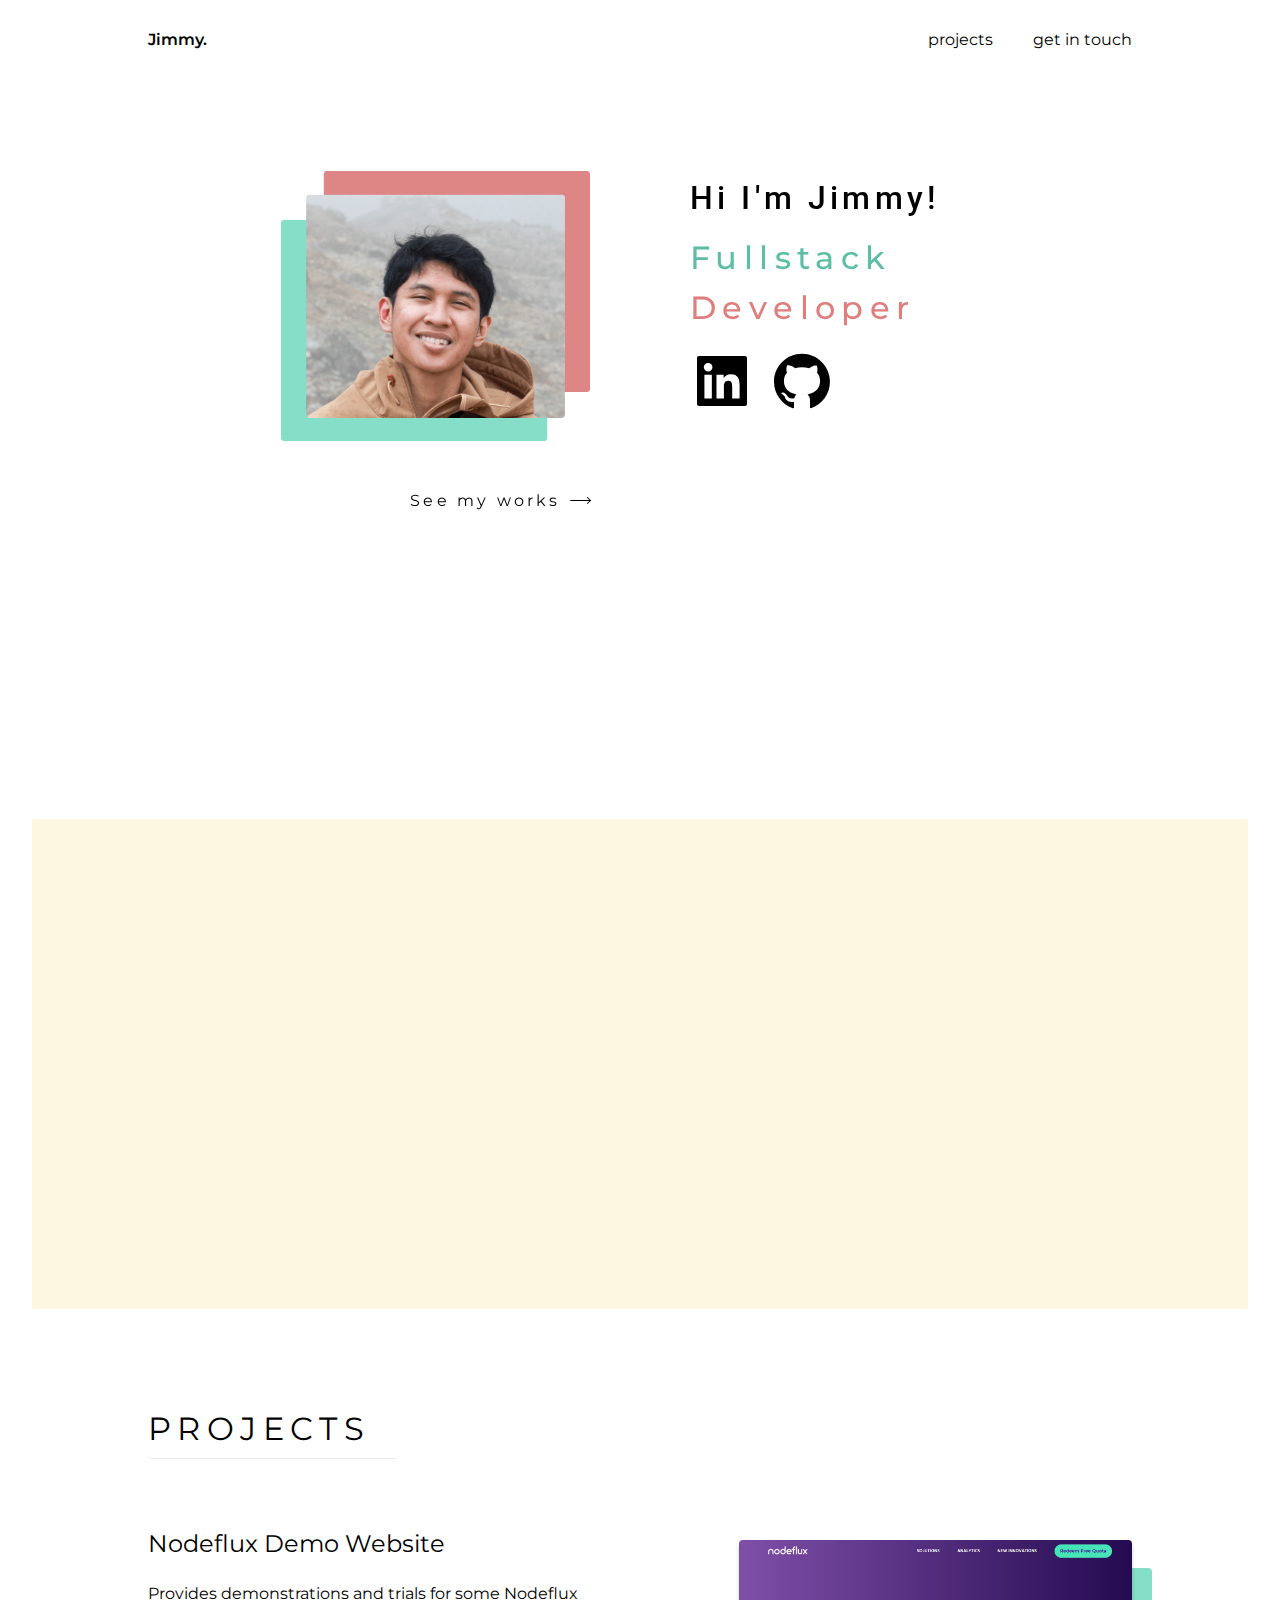
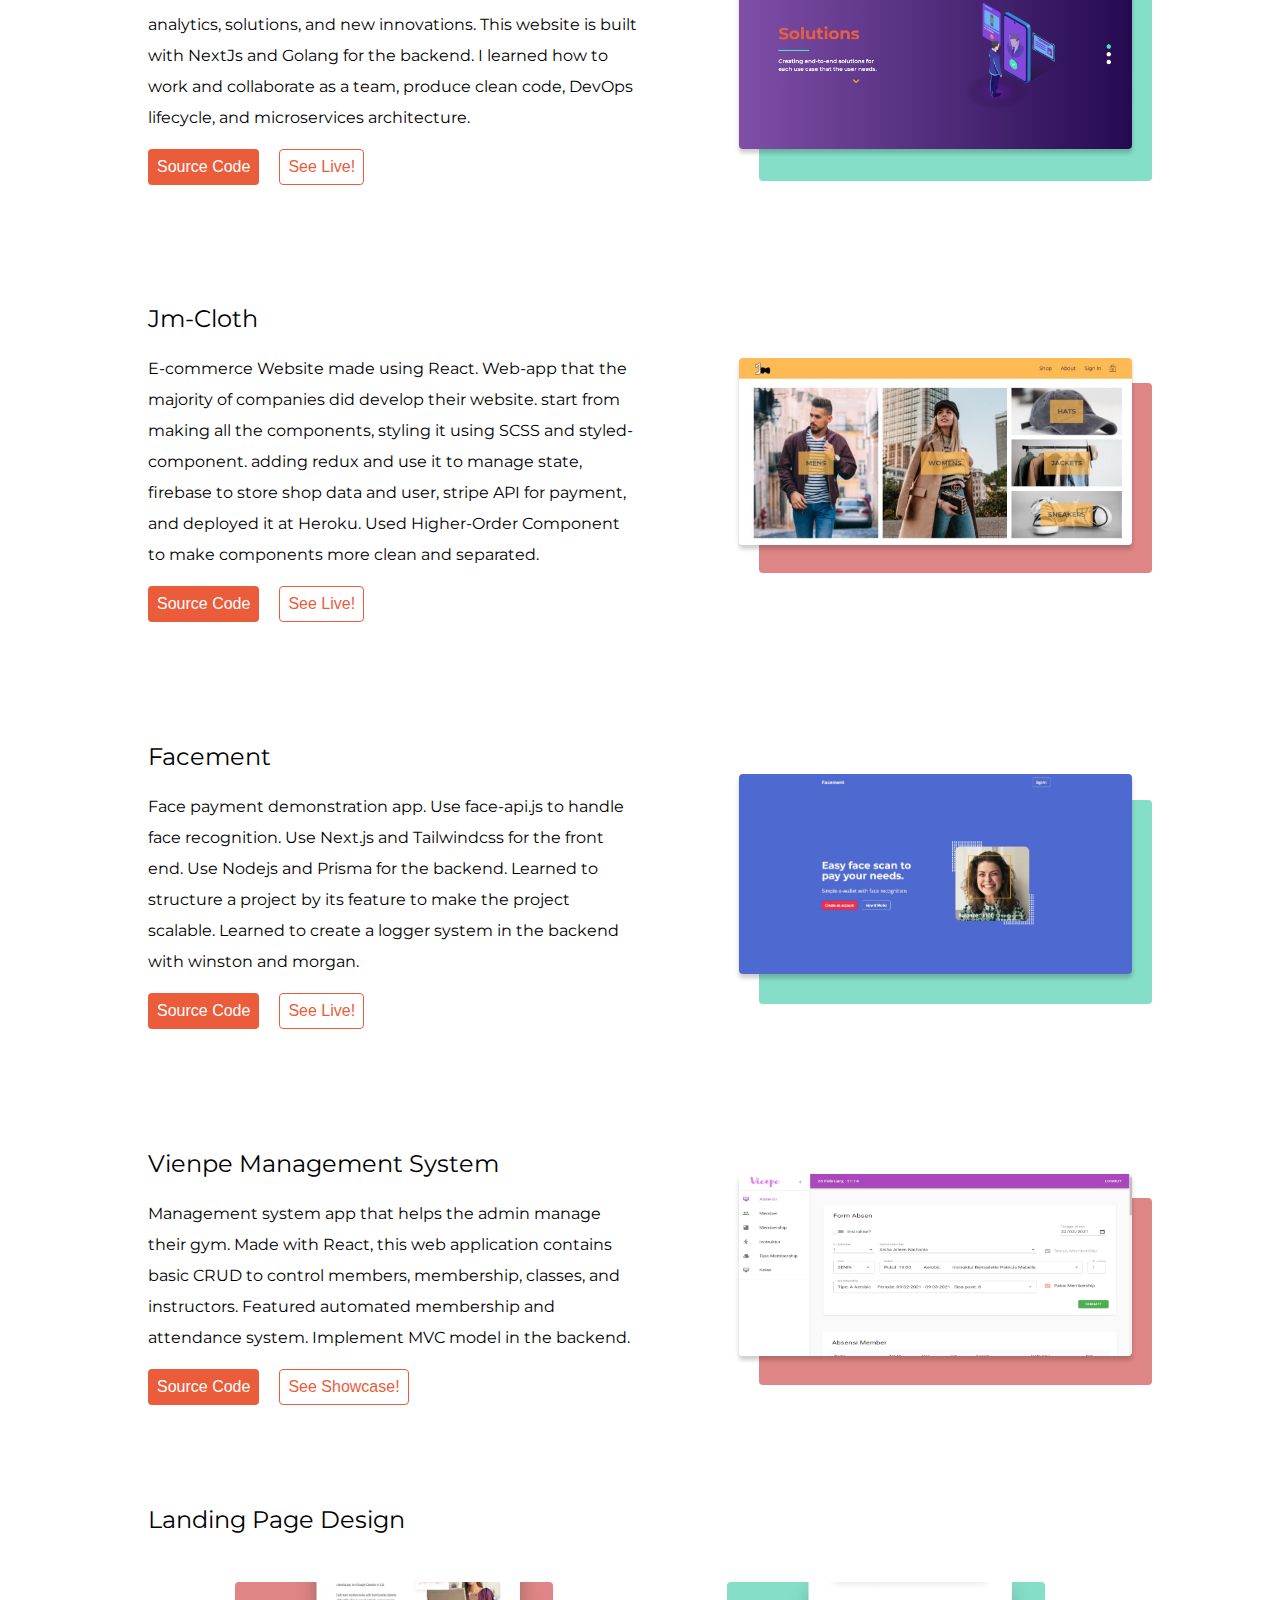
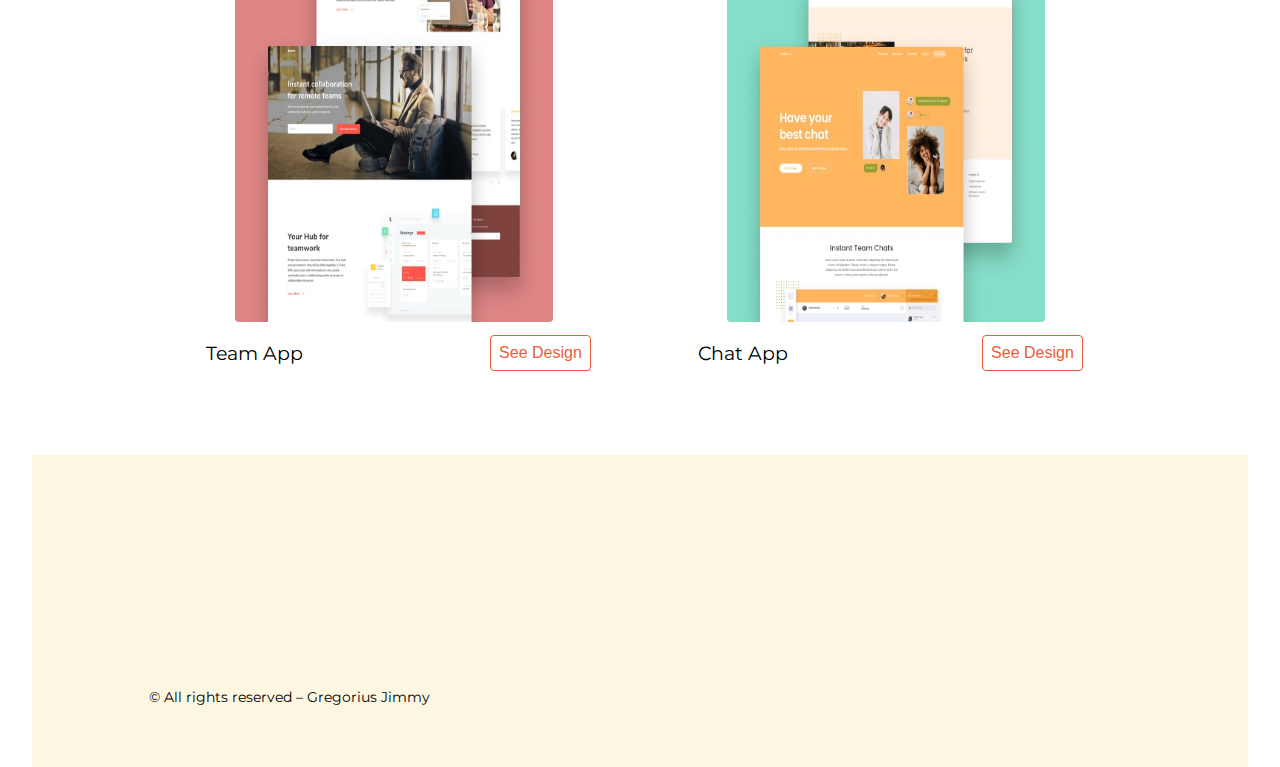
<file: index.html>
<!DOCTYPE html>
<html lang="en">
  <head>
    <meta charset="UTF-8" />
    <meta name="viewport" content="width=device-width, initial-scale=1.0" />
    <link
      rel="icon"
      href="assets/jimmy-fav.png"
      type="image/png"
      sizes="32x32"
    />
    <meta
      name="keywords"
      content="Jimmy, portfolio, web design, web developer"
    />
    <meta
      name="description"
      content="I design and build beautiful websites for businesses around the globe. If you need a modern and powerful website, send me an email."
    />
    <meta name="og:title" property="og:title" content="Jimmy - Portfolio" />
    <meta
      property="og:description"
      content="I design and build beautiful websites for businesses around the globe. If you need a modern and powerful website, send me an email."
    />
    <meta property="og:image" content="https://i.ibb.co/pK0YCNk/jimmy.jpg" />
    <link href="https://unpkg.com/aos@2.3.1/dist/aos.css" rel="stylesheet" />
    <link rel="stylesheet" href="css/main.css" />
    <title>Jimmy - Portfolio</title>
  </head>
  <body>
    <nav>
      <div class="container-nav">
        <div class="nav-brand">
          <a href="/index.html">Jimmy.</a>
        </div>
        <ul class="nav-links">
          <li class="nav-item">
            <a href="#contactme">get in touch</a>
          </li>
          <li class="nav-item">
            <a href="#projects">projects</a>
          </li>
        </ul>
      </div>
    </nav>
    <section class="hero-section">
      <div class="container">
        <div class="hero">
          <div class="profil-pic" data-aos="fade-right">
            <img src="assets/profil-pic.png" alt="profil-picture" />
          </div>
          <div class="hero-content">
            <h1
              class="intro"
              data-aos="fade-up"
              data-aos-anchor=".profil-pic"
              data-aos-delay="300"
            >
              Hi I'm Jimmy!
            </h1>
            <h1
              class="title"
              data-aos="fade-up"
              data-aos-anchor=".intro"
              data-aos-delay="600"
            >
              <span class="developer-title">Fullstack </span><br /><span
                class="designer-title"
                >Developer</span
              >
            </h1>
            <ul
              class="contact-list"
              data-aos="fade-up"
              data-aos-anchor=".title"
              data-aos-delay="900"
            >
              <li>
                <a
                  rel="noopener"
                  target="_blank"
                  href="https://www.linkedin.com/in/gregoriusjimmy/"
                >
                  <img src="assets/linkedin.svg" alt="linkedin" />
                </a>
              </li>
              <li>
                <a
                  rel="noopener"
                  target="_blank"
                  href="https://github.com/gregoriusjimmy"
                >
                  <img src="assets/github.svg" alt="github" />
                </a>
              </li>
            </ul>
          </div>
        </div>
        <div
          class="see-my-works"
          data-aos="fade-right"
          data-aos-anchor=".contact-list"
          data-aos-delay="1200"
          data-aos-duration="2000"
          data-aos-easing="ease"
        >
          <a href="#projects"
            >See my works <img src="assets/arrow-right.svg" alt="arrow"
          /></a>
        </div>
      </div>
    </section>
    <section>
      <div class="bg-cream">
        <div class="container-clip">
          <div class="what-i-do">
            <h1 class="section-title" id="what-i-do" data-aos="fade-up">
              WHAT I DO
            </h1>
            <div class="what-i-do-content">
              <div
                class="front-end"
                data-aos="fade-up"
                data-aos-anchor="#what-i-do"
                data-aos-delay="300"
              >
                <h3>FRONT-END</h3>
                <p class="title-desc">
                  As a front-end i build web app and mobile app. I also design
                  beautiful website start from wireframing then designing.
                </p>
                <ul class="tags green">
                  <li>React</li>
                  <li>React Native</li>
                  <li>Redux</li>
                  <li>Next.js</li>
                  <li>HTML 5</li>
                  <li>CSS</li>
                  <li>SCSS</li>
                  <li>Tailwindcss</li>
                  <li>Javascript</li>
                  <li>Typescript</li>
                  <li>MaetrialUI</li>
                  <li>Jest</li>
                  <li>Figma</li>
                </ul>
              </div>
              <div
                class="back-end"
                data-aos="fade-up"
                data-aos-anchor=".front-end"
                data-aos-delay="600"
              >
                <h3>BACK-END</h3>
                <p class="title-desc">
                  As a back-end I implement RESTful API to website and connect
                  it with front-end. I also Integrate it with databases.
                </p>
                <ul class="tags pink">
                  <li>NodeJs</li>
                  <li>Express.js</li>
                  <li>PostgreSQL</li>
                  <li>Prisma</li>
                  <li>Firebase</li>
                </ul>
              </div>
            </div>
          </div>
        </div>
      </div>
    </section>
    <section id="projects">
      <div class="container">
        <div class="projects">
          <h1 class="section-title underline" style="margin-bottom: 50px">
            PROJECTS
          </h1>
          <div class="project">
            <div class="project-content">
              <h2 class="project-name">Nodeflux Demo Website</h2>
              <p>
                Provides demonstrations and trials for some Nodeflux analytics,
                solutions, and new innovations. This website is built with
                NextJs and Golang for the backend. I learned how to work and
                collaborate as a team, produce clean code, DevOps lifecycle, and
                microservices architecture.
              </p>
              <div class="project-buttons">
                <a
                  rel="noopener"
                  target="_blank"
                  href="https://github.com/nodefluxio/weber"
                  ><button class="primary-btn">Source Code</button>
                </a>
                <a
                  rel="noopener"
                  target="_blank"
                  href="https://demo.nodeflux.io/"
                  ><button class="ghost-btn">See Live!</button>
                </a>
              </div>
            </div>
            <div class="project-image">
              <a
                rel="noopener"
                target="_blank"
                href="https://demo.nodeflux.io/"
              >
                <img
                  src="assets/projects/nodeflux-demo.jpg"
                  alt="nodeflux-demo"
                />
                <div class="overlay"><span>See Live!</span></div>
                <div class="back-layer-green"></div>
              </a>
            </div>
          </div>
          <div class="project">
            <div class="project-content">
              <h2 class="project-name">Jm-Cloth</h2>
              <p>
                E-commerce Website made using React. Web-app that the majority
                of companies did develop their website. start from making all
                the components, styling it using SCSS and styled-component.
                adding redux and use it to manage state, firebase to store shop
                data and user, stripe API for payment, and deployed it at
                Heroku. Used Higher-Order Component to make components more
                clean and separated.
              </p>
              <div class="project-buttons">
                <a
                  rel="noopener"
                  target="_blank"
                  href="https://github.com/gregoriusjimmy/jm-cloth"
                  ><button class="primary-btn">Source Code</button>
                </a>
                <a
                  rel="noopener"
                  target="_blank"
                  href="https://jm-cloth.herokuapp.com/"
                  ><button class="ghost-btn">See Live!</button>
                </a>
              </div>
            </div>
            <div class="project-image">
              <a
                rel="noopener"
                target="_blank"
                href="https://jm-cloth.herokuapp.com/"
              >
                <img src="assets/projects/jm-cloth.jpg" alt="jm-cloth" />
                <div class="overlay"><span>See Live!</span></div>
                <div class="back-layer-pink"></div>
              </a>
            </div>
          </div>
          <div class="project">
            <div class="project-content">
              <h2 class="project-name">Facement</h2>
              <p>
                Face payment demonstration app. Use face-api.js to handle face
                recognition. Use Next.js and Tailwindcss for the front end. Use
                Nodejs and Prisma for the backend. Learned to structure a
                project by its feature to make the project scalable. Learned to
                create a logger system in the backend with winston and morgan.
              </p>
              <div class="project-buttons">
                <a
                  rel="noopener"
                  target="_blank"
                  href="https://github.com/gregoriusjimmy/facement"
                  ><button class="primary-btn">Source Code</button>
                </a>
                <a
                  rel="noopener"
                  target="_blank"
                  href="https://facement.vercel.app/"
                  ><button class="ghost-btn">See Live!</button>
                </a>
              </div>
            </div>
            <div class="project-image">
              <a
                rel="noopener"
                target="_blank"
                href="https://facement.vercel.app/"
              >
                <img src="assets/projects/facement.jpg" alt="facement" />
                <div class="overlay"><span>See Live!</span></div>
                <div class="back-layer-green"></div>
              </a>
            </div>
          </div>
          <div class="project">
            <div class="project-content">
              <h2 class="project-name">Vienpe Management System</h2>
              <p>
                Management system app that helps the admin manage their gym.
                Made with React, this web application contains basic CRUD to
                control members, membership, classes, and instructors. Featured
                automated membership and attendance system. Implement MVC model
                in the backend.
              </p>
              <div class="project-buttons">
                <a
                  rel="noopener"
                  target="_blank"
                  href="https://github.com/gregoriusjimmy/vienpe-admin"
                  ><button class="primary-btn">Source Code</button>
                </a>
                <a rel="noopener" target="_blank" href="/project/vienpe.html"
                  ><button class="ghost-btn">See Showcase!</button>
                </a>
              </div>
            </div>
            <div class="project-image">
              <a rel="noopener" target="_blank" href="/project/vienpe.html">
                <img src="assets/projects/vienpe.jpg" alt="vienpe" />
                <div class="overlay"><span>See Showcase</span></div>
                <div class="back-layer-pink"></div>
              </a>
            </div>
          </div>

          <div class="project-design-section">
            <h2 class="project-design-title">Landing Page Design</h2>
            <div class="projects-design">
              <div class="project-design">
                <a href="/project/team-website.html">
                  <img
                    src="assets/projects/team-app-thumbnail.jpg"
                    alt="team-app-thumbnail"
                  />
                  <div class="project-design-overlay">
                    <span>See Design!</span>
                  </div>
                </a>
                <div>
                  <h3>Team App</h3>
                  <a
                    rel="noopener"
                    target="_blank"
                    href="/project/team-website.html"
                    ><button class="ghost-btn">See Design</button>
                  </a>
                </div>
              </div>
              <div class="project-design">
                <a href="/project/chat-app.html">
                  <img
                    src="assets/projects/chat-app-thumbnail.jpg"
                    alt="chat-app-thumbnail"
                  />
                  <div class="project-design-overlay">
                    <span>See Design!</span>
                  </div>
                </a>
                <div>
                  <h3>Chat App</h3>
                  <a
                    rel="noopener"
                    target="_blank"
                    href="/project/chat-app.html"
                    ><button class="ghost-btn">See Design</button>
                  </a>
                </div>
              </div>
            </div>
          </div>
        </div>
      </div>
    </section>
    <section id="contactme" class="contactme-section">
      <div class="bg-cream">
        <div class="container-clip">
          <div class="contactme">
            <div>
              <h1
                class="section-title contactme-title"
                style="margin-bottom: 30px"
                data-aos="fade-up"
              >
                CONTACT ME
              </h1>
            </div>
            <div>
              <p
                class="contactme-text"
                data-aos="fade-up"
                data-aos-anchor=".contactme-title"
                data-aos-delay="300"
              >
                Thanks for visiting my website, if you want to reach me you can
                email me to
                <strong>gregoriusjimmy@gmail.com</strong>. I am also available
                via
                <a
                  rel="noopener"
                  target="_blank"
                  href="https://www.linkedin.com/in/gregoriusjimmy/"
                  >LinkedIn</a
                >
              </p>
            </div>
          </div>
          <p class="copyright">© All rights reserved – Gregorius Jimmy</p>
        </div>
      </div>
    </section>
    <script src="https://unpkg.com/aos@2.3.1/dist/aos.js"></script>
    <script>
      AOS.init({
        once: true,
      });
    </script>
  </body>
</html>
</file>
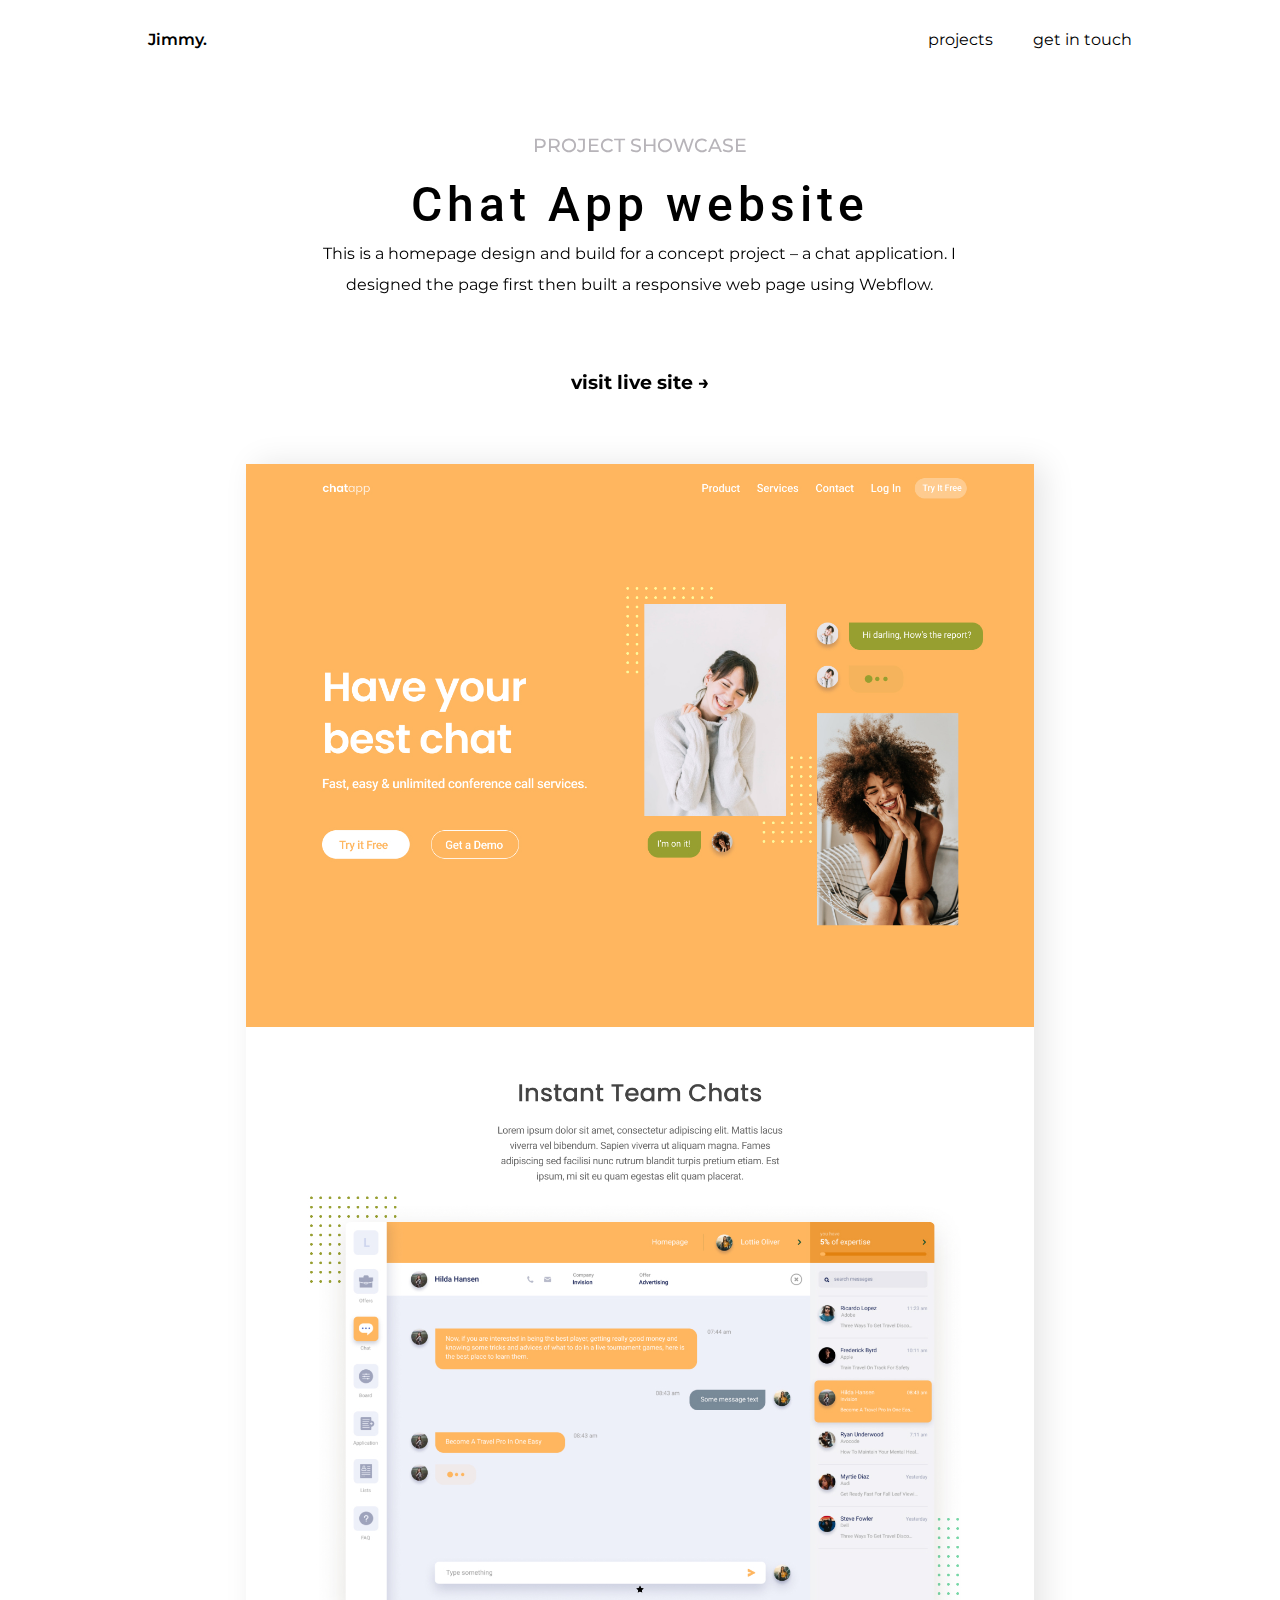
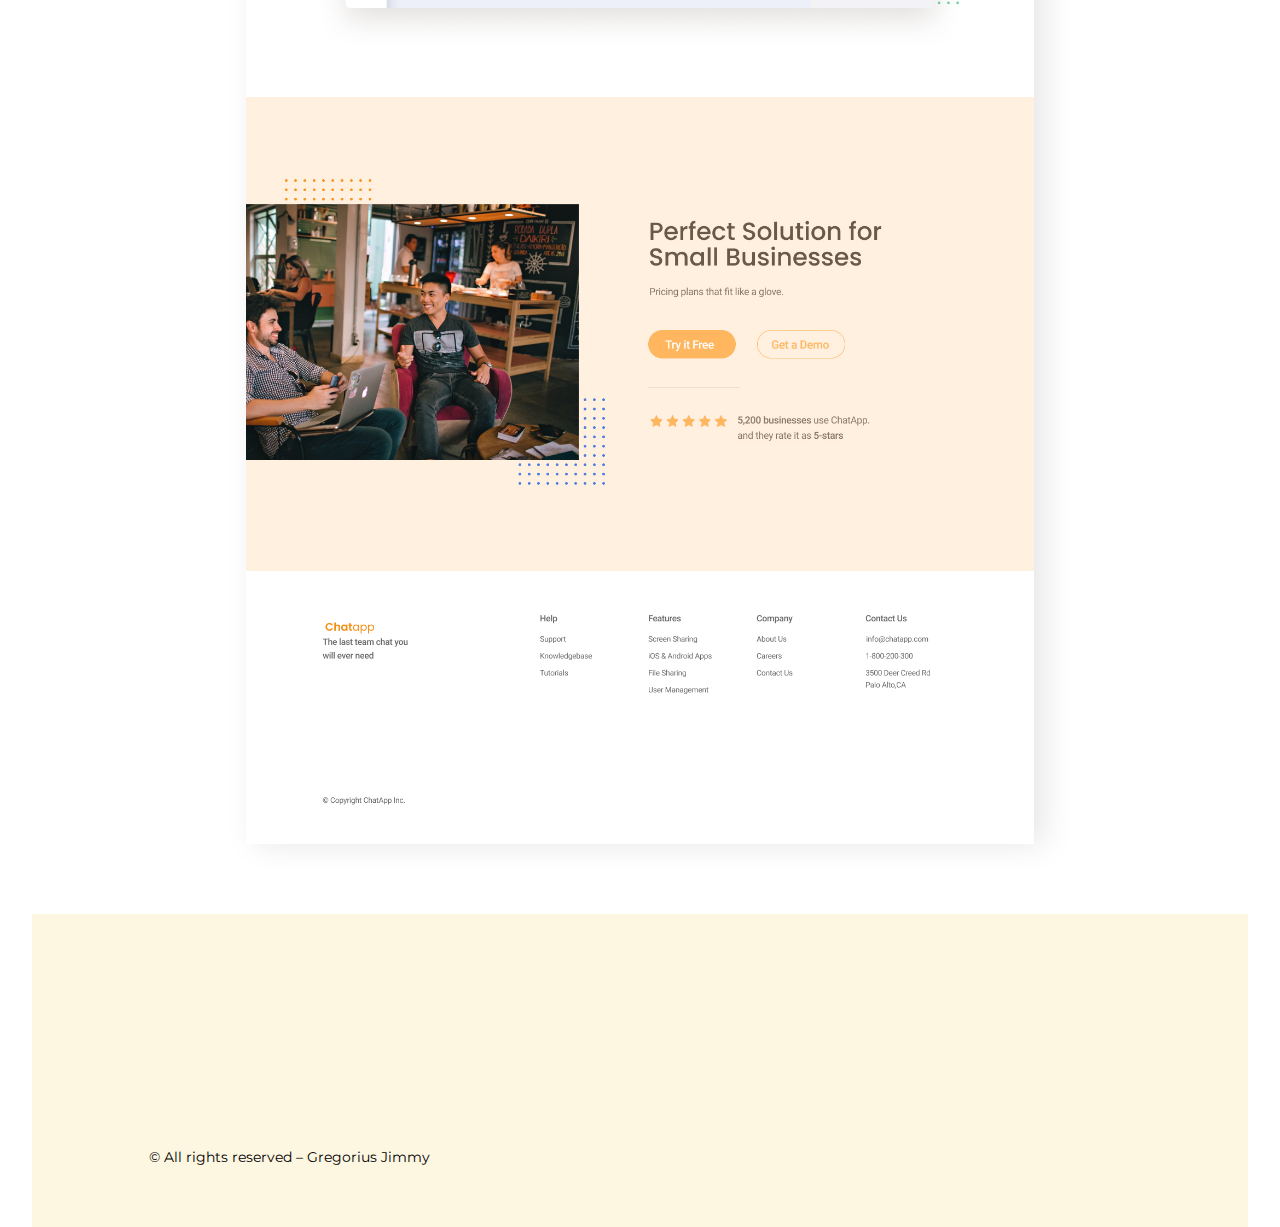
<file: project/chat-app.html>
<!DOCTYPE html>
<html lang="en">
  <head>
    <meta charset="UTF-8" />
    <meta name="viewport" content="width=device-width, initial-scale=1.0" />
    <link
      rel="icon"
      href="../assets/jimmy-fav.png"
      type="image/png"
      sizes="32x32"
    />
    <meta
      name="keywords"
      content="Jimmy, portfolio, web design, web developer"
    />
    <meta
      name="description"
      content="I design and build beautiful websites for businesses around the globe. If you need a modern and powerful website, send me an email."
    />
    <meta name="og:title" property="og:title" content="Jimmy - Portfolio" />
    <meta
      property="og:description"
      content="I design and build beautiful websites for businesses around the globe. If you need a modern and powerful website, send me an email."
    />
    <meta property="og:image" content="https://i.ibb.co/pK0YCNk/jimmy.jpg" />
    <link href="https://unpkg.com/aos@2.3.1/dist/aos.css" rel="stylesheet" />
    <link rel="stylesheet" href="../css/main.css" />
    <title>Jimmy - Chat App</title>
  </head>
  <body>
    <nav>
      <div class="container-nav">
        <div class="nav-brand">
          <a href="../index.html">Jimmy.</a>
        </div>
        <ul class="nav-links">
          <li class="nav-item">
            <a href="#contactme">get in touch</a>
          </li>
          <li class="nav-item">
            <a href="../index.html#projects">projects</a>
          </li>
        </ul>
      </div>
    </nav>
    <section>
      <div class="container">
        <div class="project-showcase" data-aos="fade-up" data-aos-delay="200">
          <h3>PROJECT SHOWCASE</h3>
          <h1 class="name">Chat App website</h1>
          <p>
            This is a homepage design and build for a concept project – a chat
            application. I designed the page first then built a responsive web
            page using Webflow.
          </p>
          <a href="https://chat-app-homepage-51efde.webflow.io/" rel="noopener" target="_blank"
            >visit live site →</a
          >
          <div class="image-container">
            <img src="../assets/projects/chat-app.jpg" alt="chat-app" />
          </div>
        </div>
      </div>
    </section>
  </section>
  <section id="contactme" class="contactme-section">
    <div class="bg-cream">
      <div class="container-clip">
        <div class="contactme">
          <div>
            <h1
              class="section-title contactme-title"
              style="margin-bottom: 30px;"
              data-aos="fade-up"
            >
              CONTACT ME
            </h1>
          </div>
          <div>
            <p
              class="contactme-text"
              data-aos="fade-up"
              data-aos-anchor=".contactme-title"
              data-aos-delay="300"
            >
              Thanks for visiting my website, if you want to reach me you can
              email me to <strong>gregoriusjimmy@gmail.com</strong>. I am also
              available via
              <a
              rel="noopener"
                target="_blank"
                href="https://www.linkedin.com/in/gregoriusjimmy/"
                >LinkedIn</a
              >
            </p>
          </div>
        </div>
        <p class="copyright">© All rights reserved – Gregorius Jimmy</p>
      </div>
    </div>
  </section>
    <script src="https://unpkg.com/aos@2.3.1/dist/aos.js"></script>
    <script>
      AOS.init({
        once: true,
      });
    </script>
  </body>
</html>
</file>
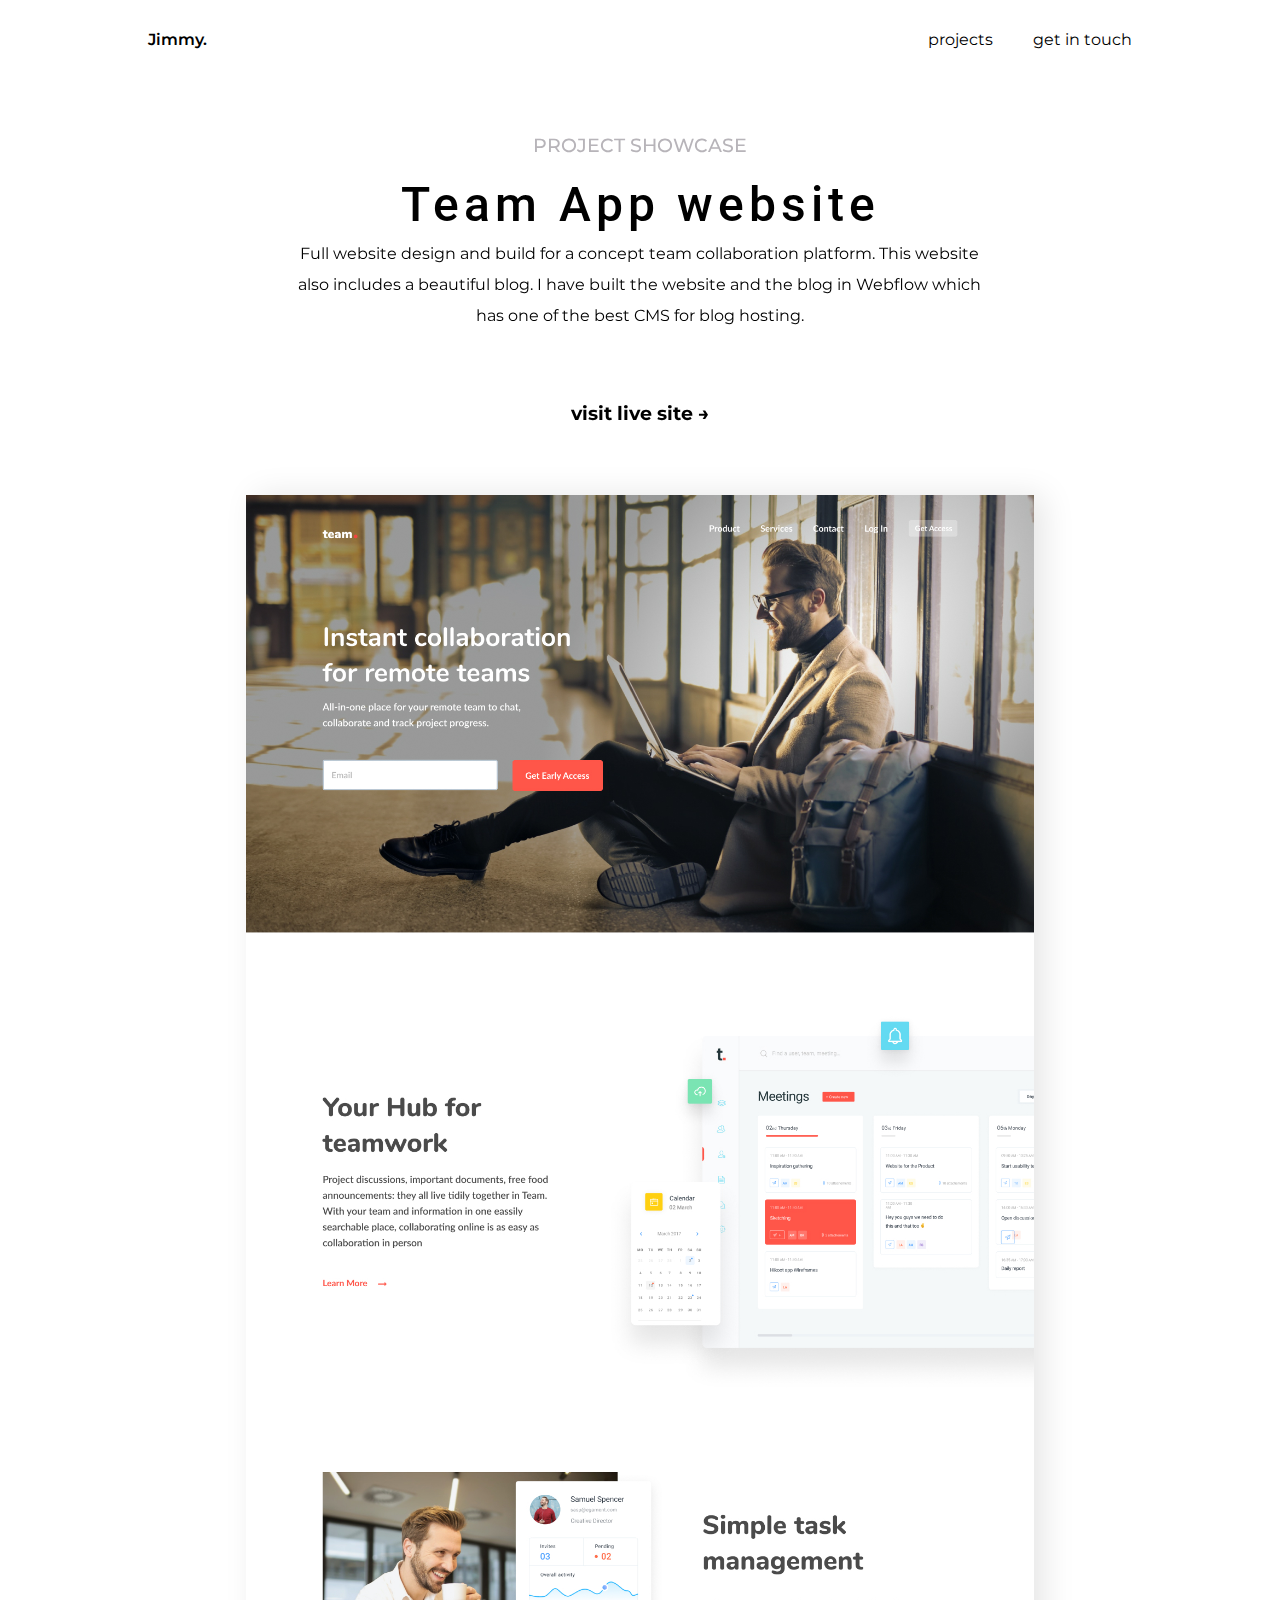
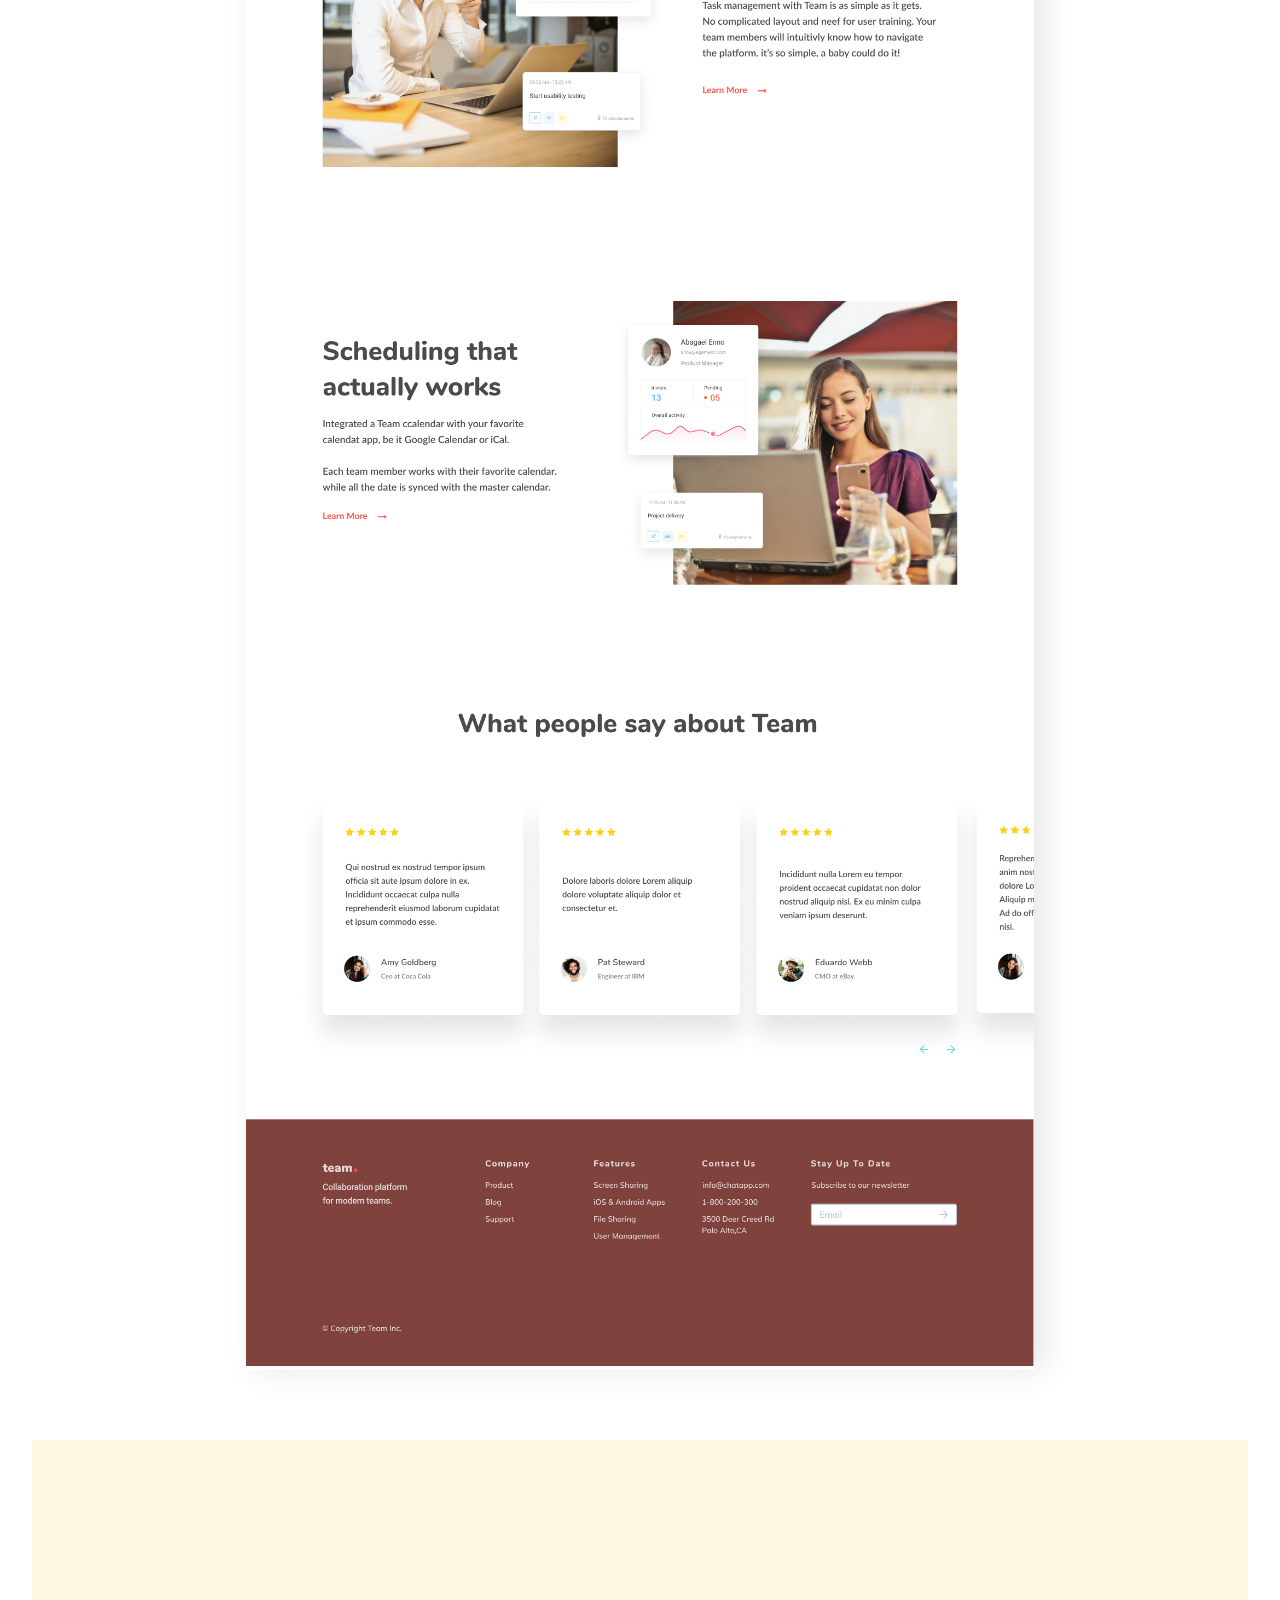
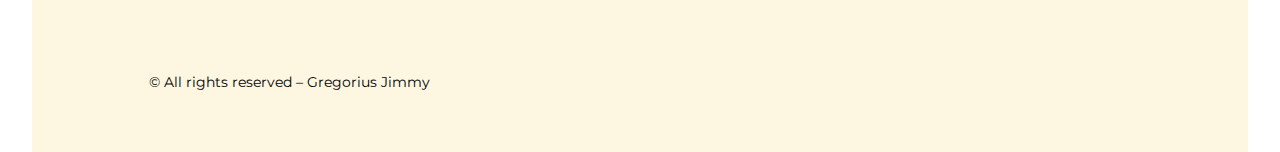
<file: project/team-website.html>
<!DOCTYPE html>
<html lang="en">
  <head>
    <meta charset="UTF-8" />
    <link
      rel="icon"
      href="../assets/jimmy-fav.png"
      type="image/png"
      sizes="32x32"
    />
    <meta
      name="keywords"
      content="Jimmy, portfolio, web design, web developer"
    />
    <meta
      name="description"
      content="I design and build beautiful websites for businesses around the globe. If you need a modern and powerful website, send me an email."
    />
    <meta name="og:title" property="og:title" content="Jimmy - Portfolio" />
    <meta
      property="og:description"
      content="I design and build beautiful websites for businesses around the globe. If you need a modern and powerful website, send me an email."
    />
    <meta property="og:image" content="https://i.ibb.co/pK0YCNk/jimmy.jpg" />
    <meta name="viewport" content="width=device-width, initial-scale=1.0" />
    <link href="https://unpkg.com/aos@2.3.1/dist/aos.css" rel="stylesheet" />
    <link rel="stylesheet" href="../css/main.css" />
    <title>Jimmy - Team App</title>
  </head>
  <body>
    <nav>
      <div class="container-nav">
        <div class="nav-brand">
          <a href="../index.html">Jimmy.</a>
        </div>
        <ul class="nav-links">
          <li class="nav-item">
            <a href="#contactme">get in touch</a>
          </li>
          <li class="nav-item">
            <a href="../index.html#projects">projects</a>
          </li>
        </ul>
      </div>
    </nav>
    <section>
      <div class="container">
        <div class="project-showcase" data-aos="fade-up" data-aos-delay="200">
          <h3>PROJECT SHOWCASE</h3>
          <h1 class="name">Team App website</h1>
          <p>
            Full website design and build for a concept team collaboration
            platform. This website also includes a beautiful blog. I have built
            the website and the blog in Webflow which has one of the best CMS
            for blog hosting.
          </p>
          <a
            href="https://team-app-249253.webflow.io/"
            rel="noopener"
            target="_blank"
            >visit live site →</a
          >
          <div class="image-container">
            <img src="../assets/projects/team-app.jpg" alt="team-app" />
          </div>
        </div>
      </div>
    </section>
    <section id="contactme" class="contactme-section">
      <div class="bg-cream">
        <div class="container-clip">
          <div class="contactme">
            <div>
              <h1
                class="section-title contactme-title"
                style="margin-bottom: 30px;"
                data-aos="fade-up"
              >
                CONTACT ME
              </h1>
            </div>
            <div>
              <p
                class="contactme-text"
                data-aos="fade-up"
                data-aos-anchor=".contactme-title"
                data-aos-delay="300"
              >
                Thanks for visiting my website, if you want to reach me you can
                email me to <strong>gregoriusjimmy@gmail.com</strong>. I am also
                available via
                <a
                  rel="noopener"
                  target="_blank"
                  href="https://www.linkedin.com/in/gregoriusjimmy/"
                  >LinkedIn</a
                >
              </p>
            </div>
          </div>
          <p class="copyright">© All rights reserved – Gregorius Jimmy</p>
        </div>
      </div>
    </section>
    <script src="https://unpkg.com/aos@2.3.1/dist/aos.js"></script>
    <script>
      AOS.init({
        once: true,
      });
    </script>
  </body>
</html>
</file>
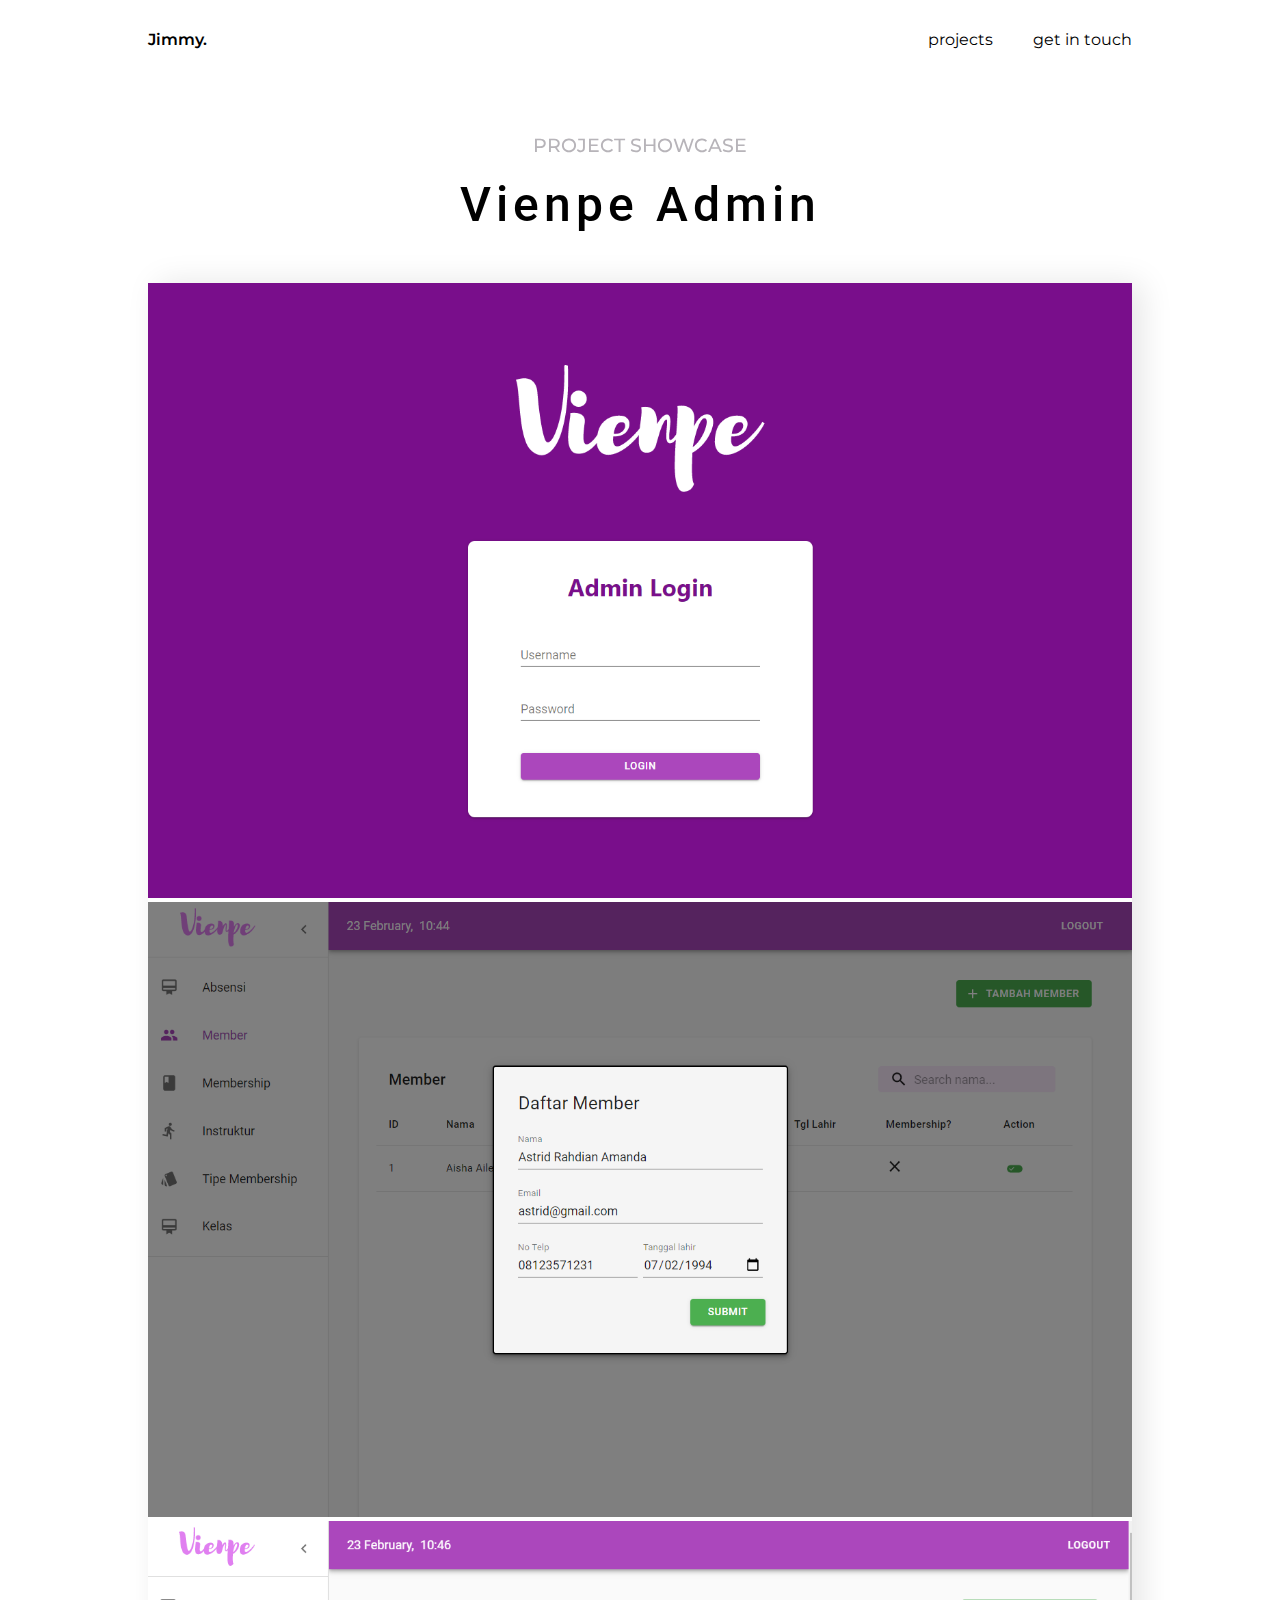
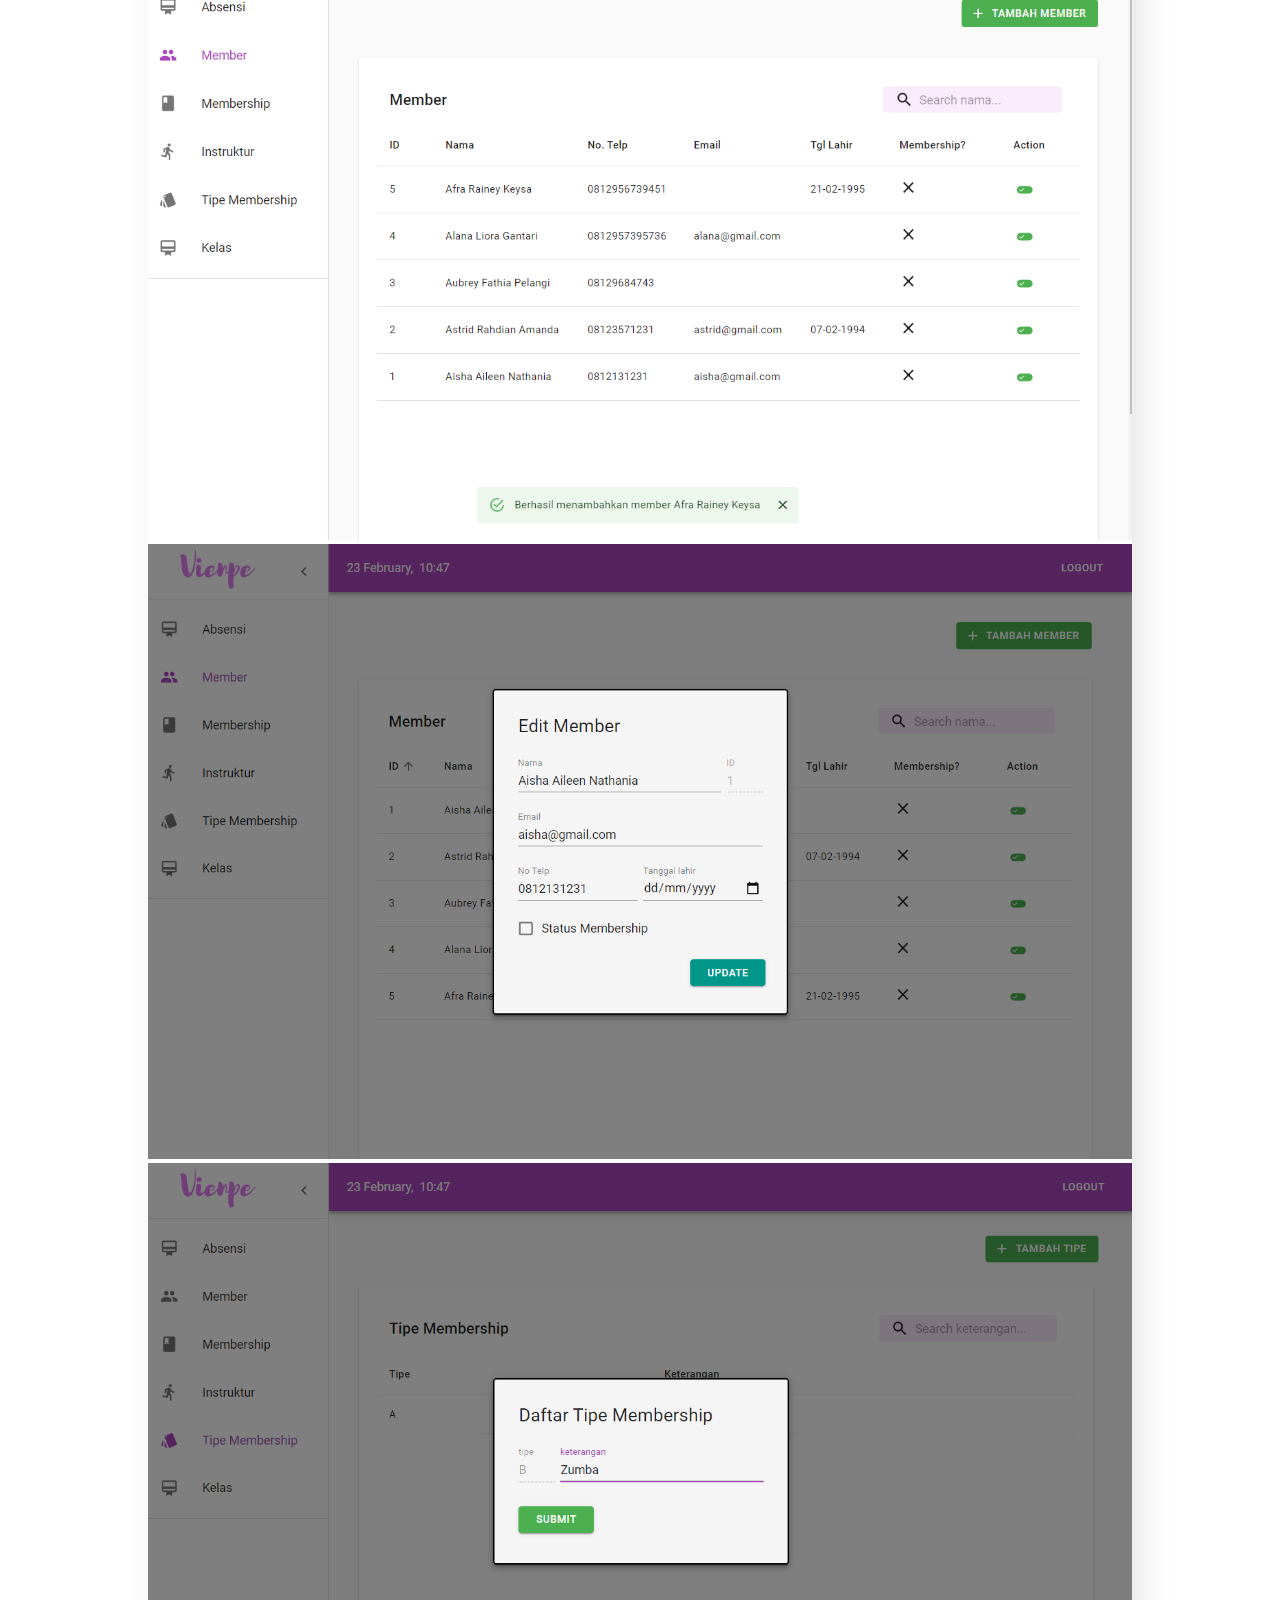
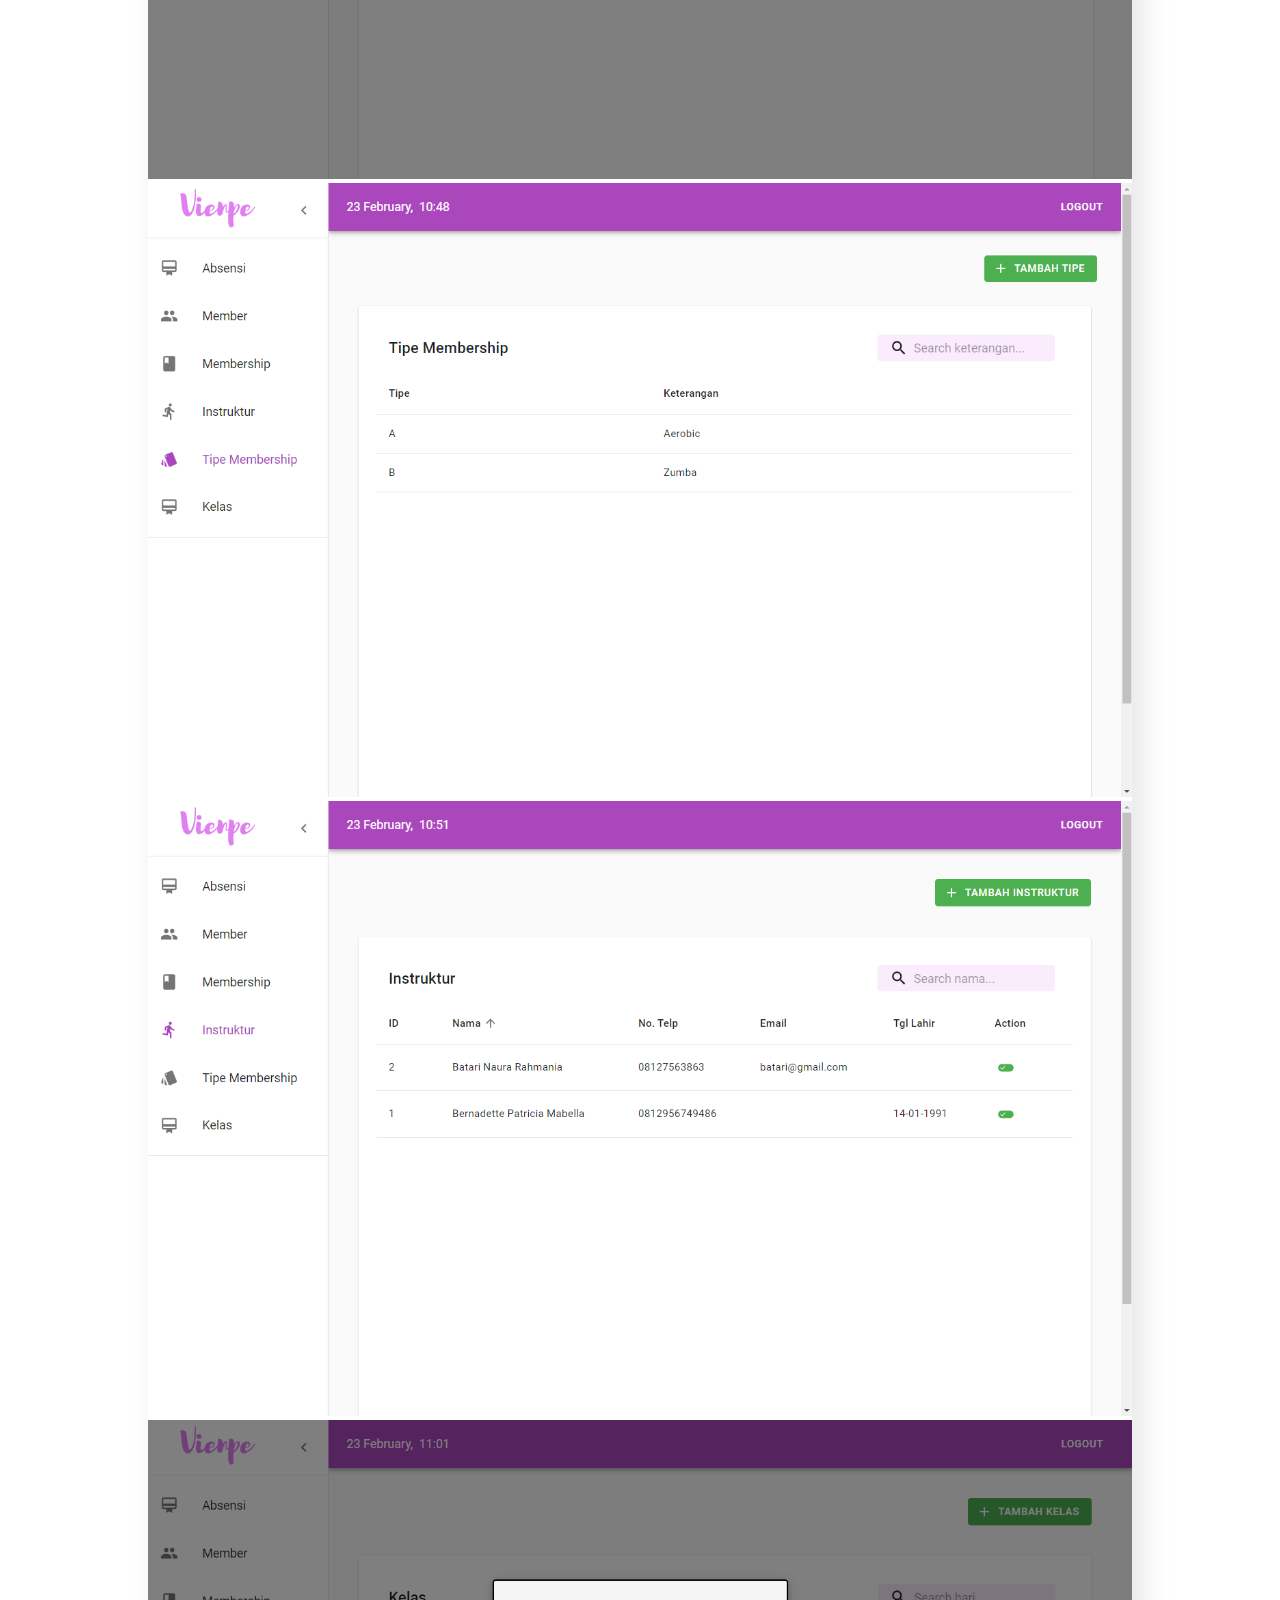
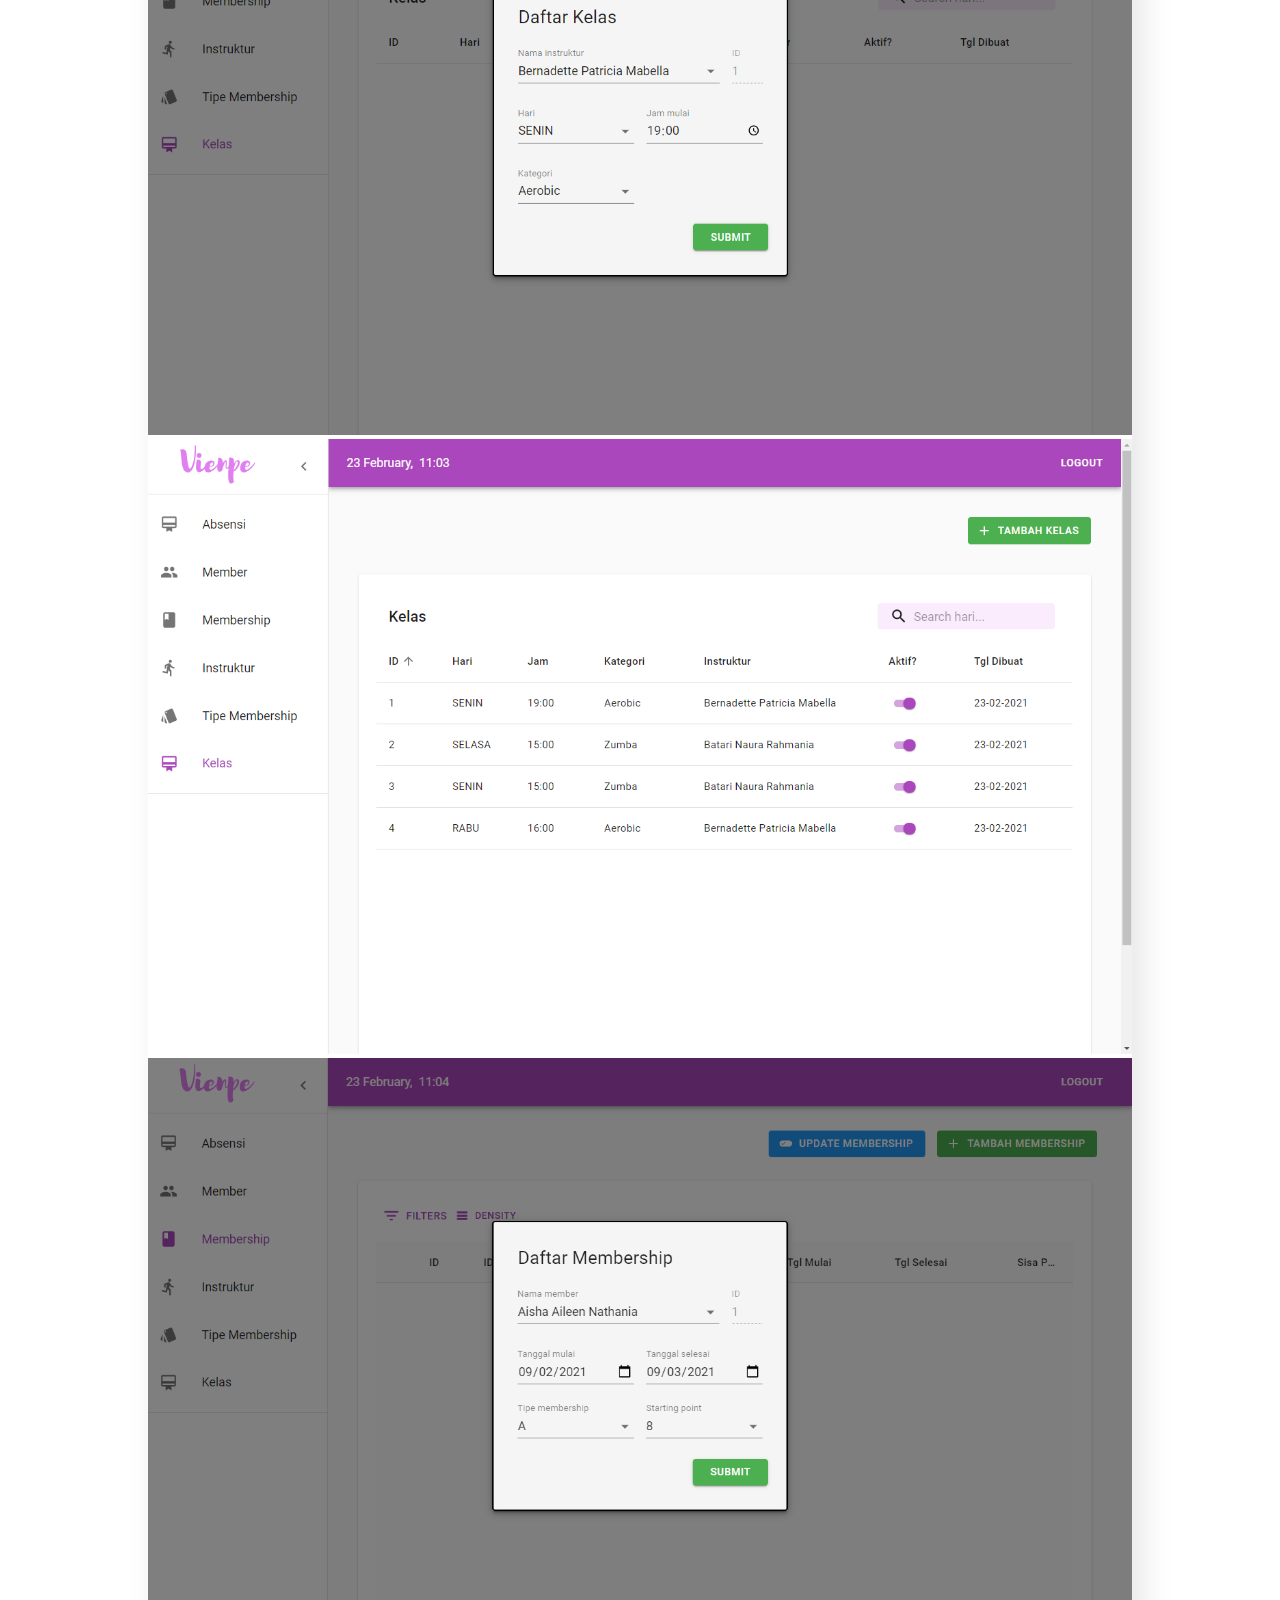
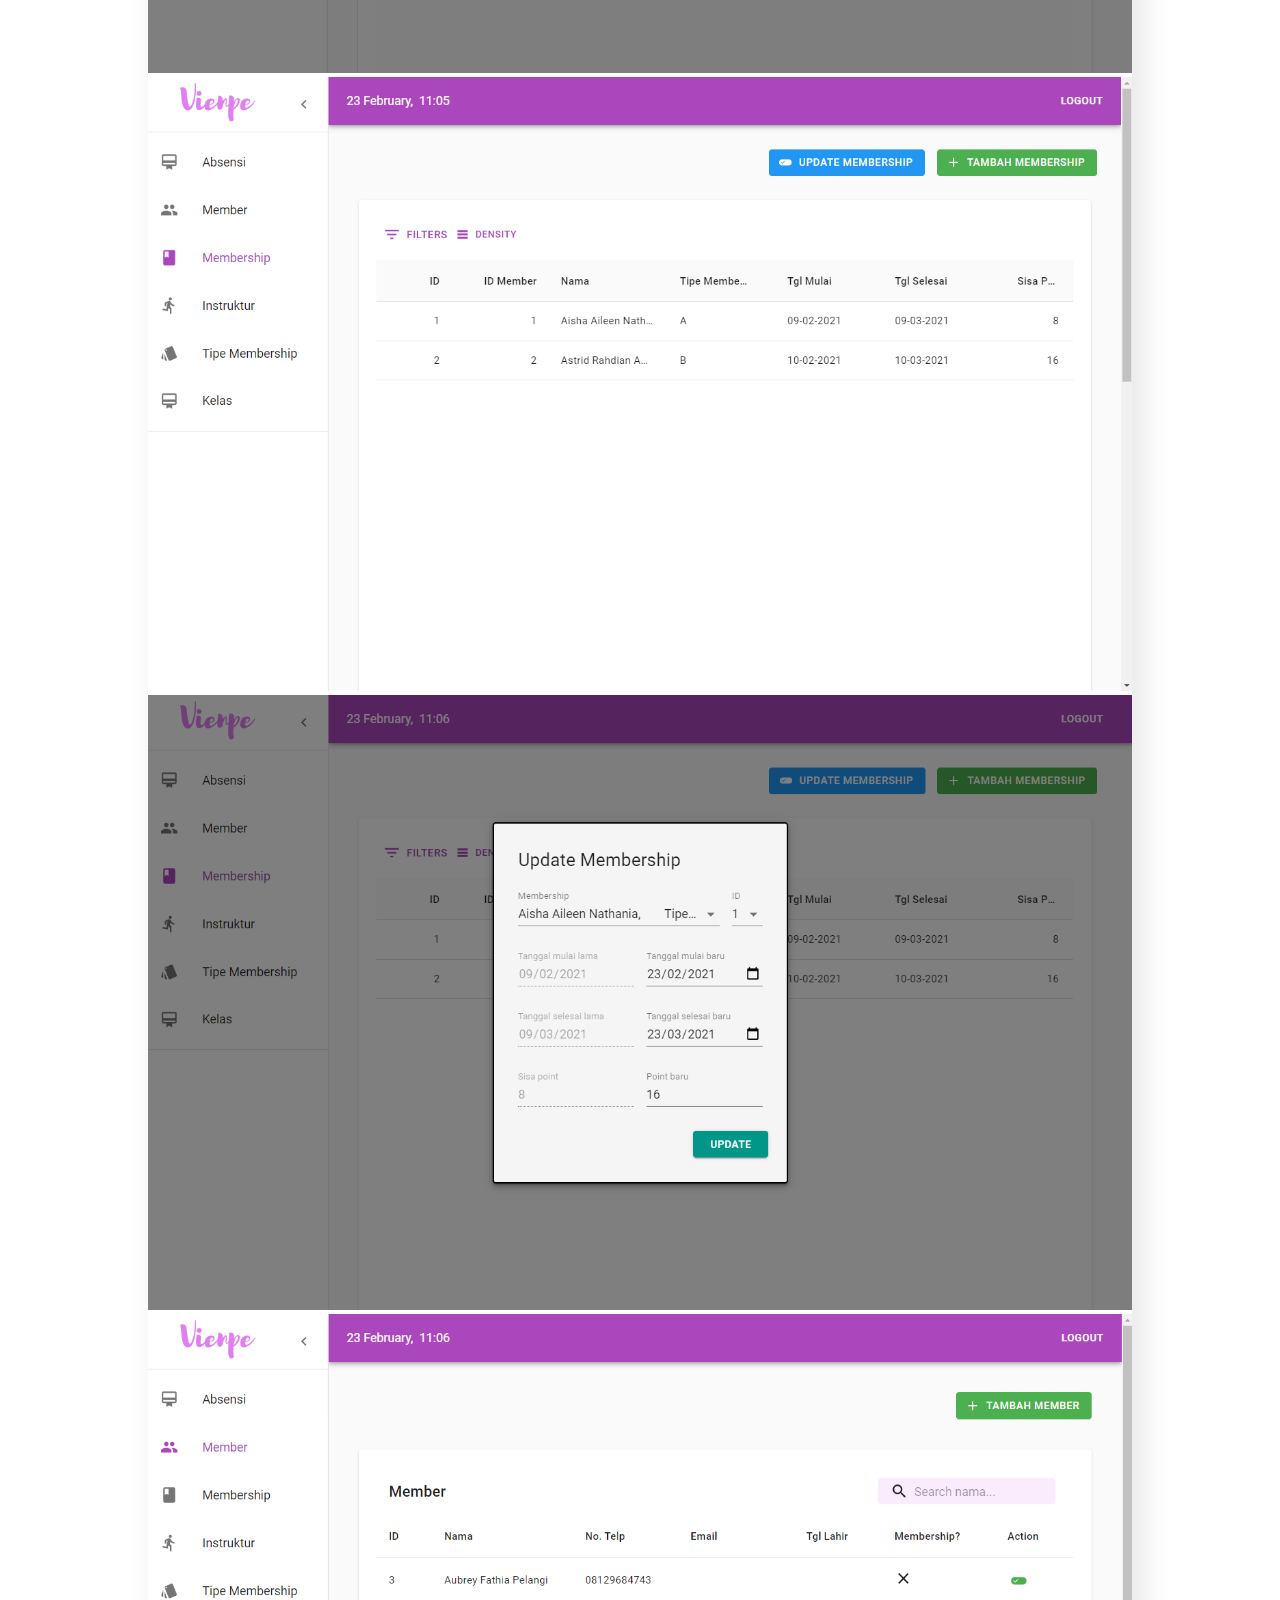
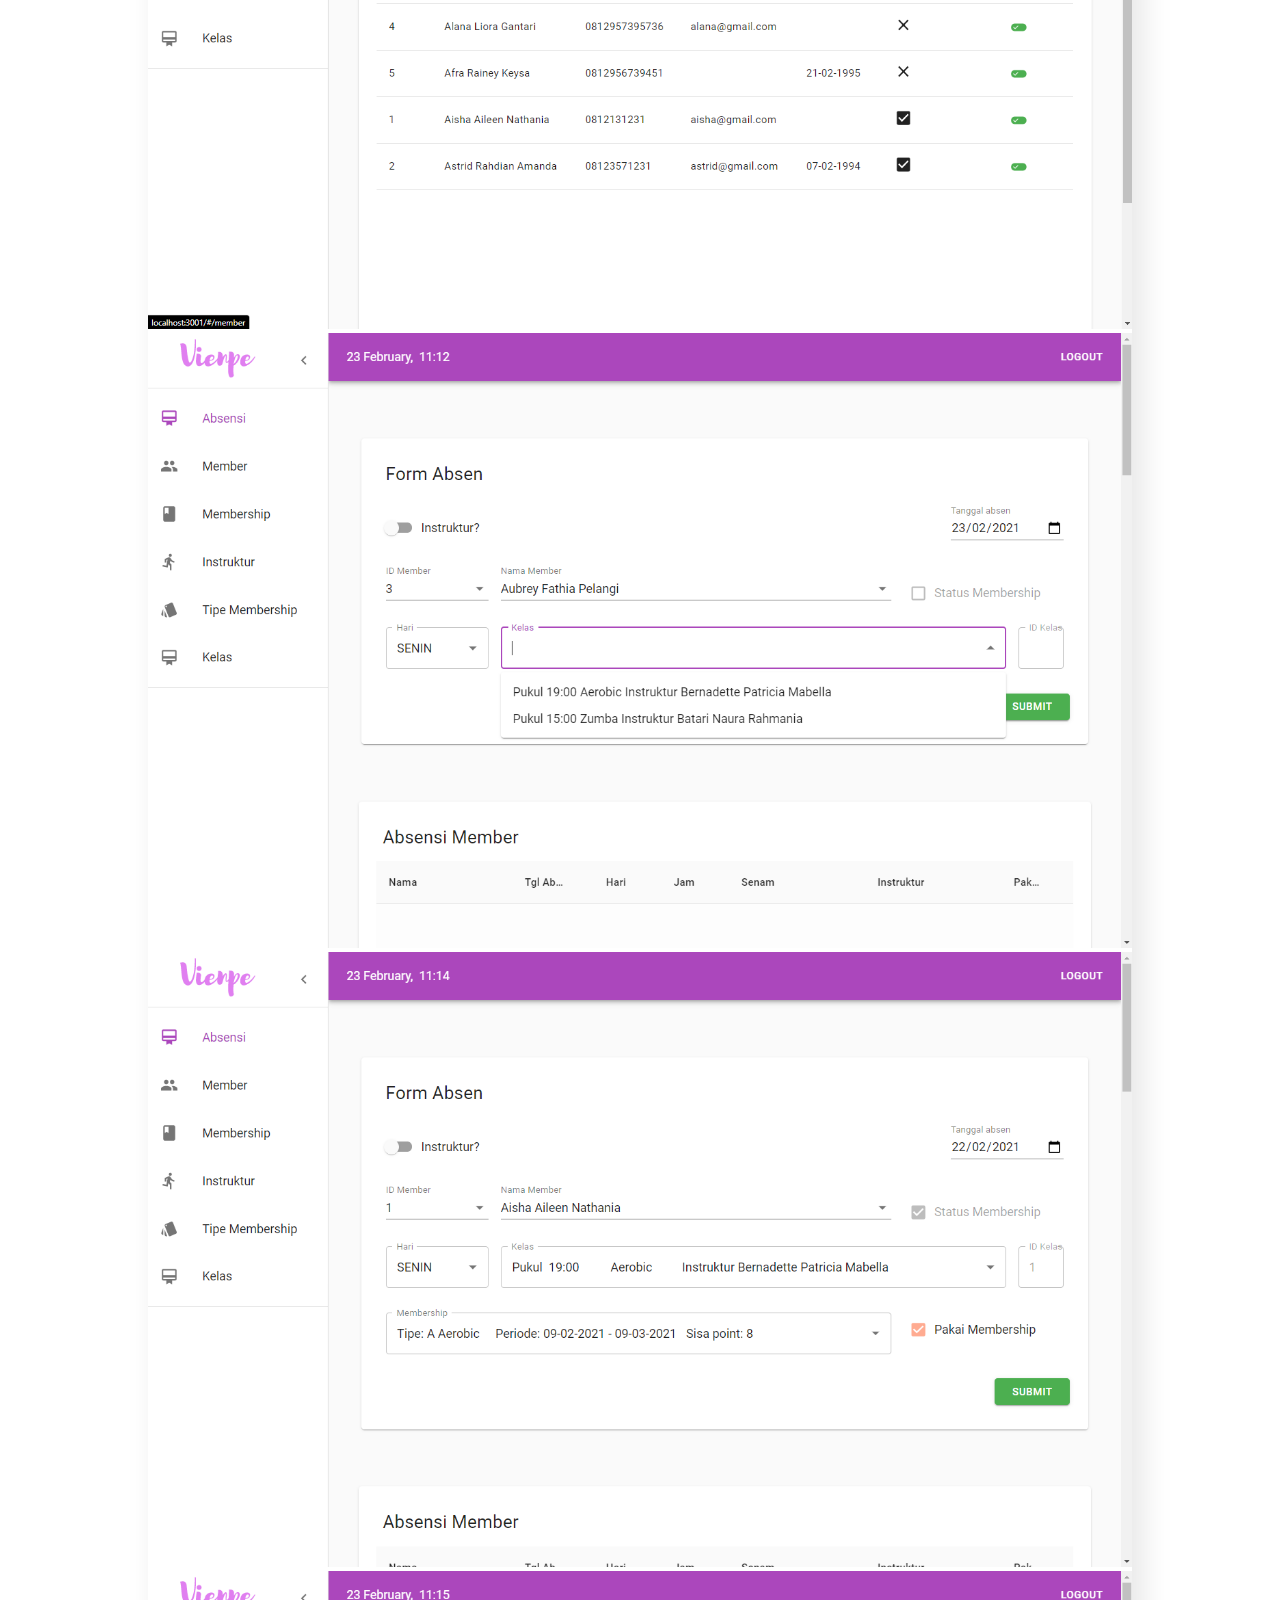
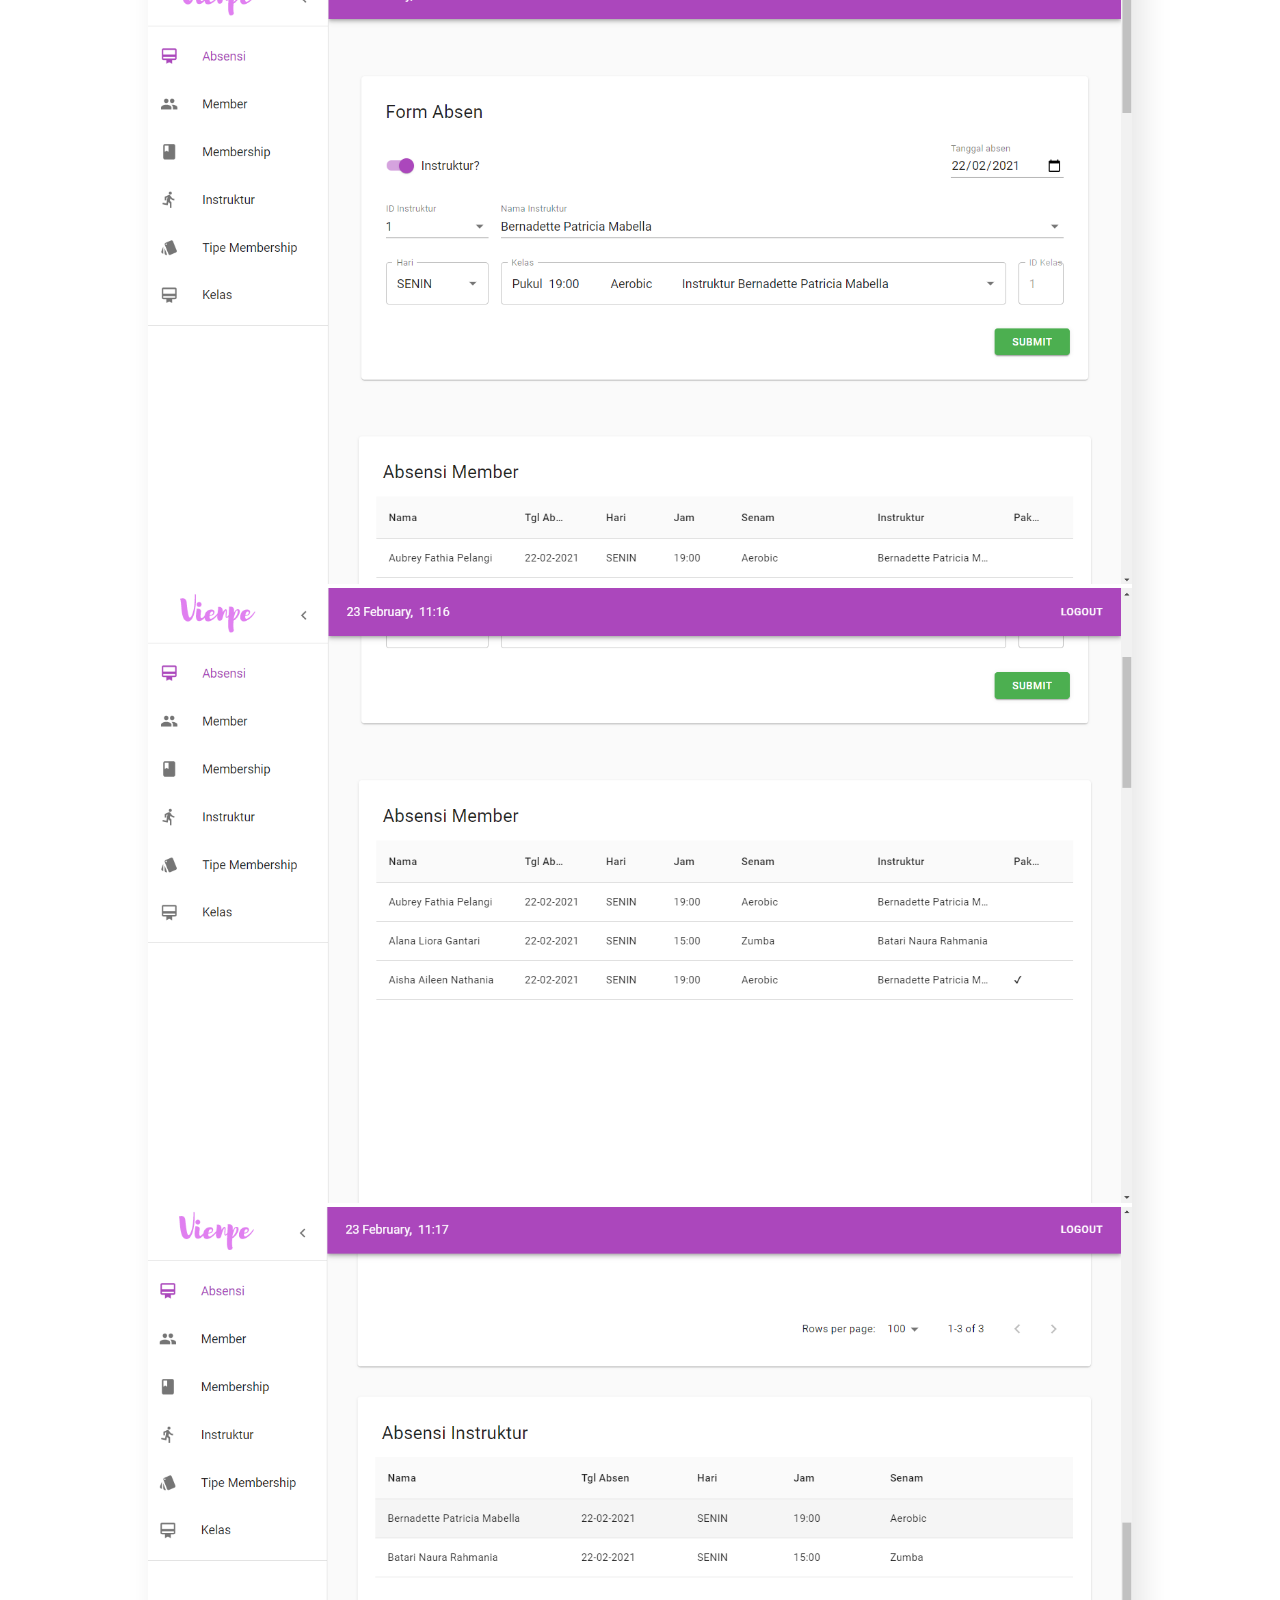
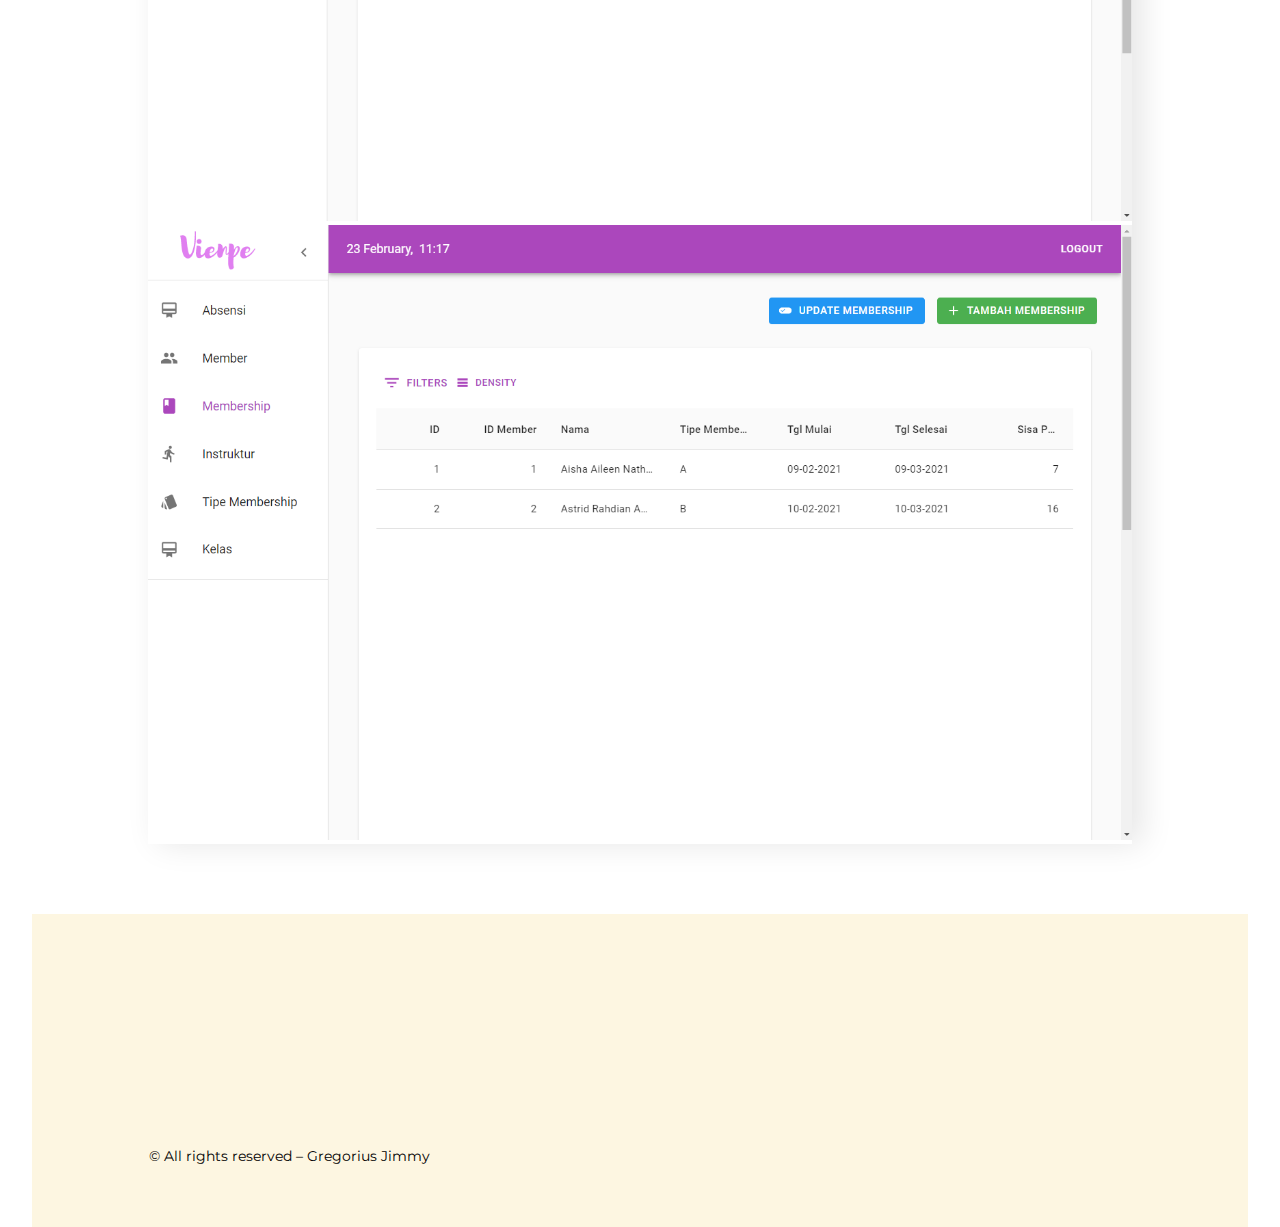
<file: project/vienpe.html>
<!DOCTYPE html>
<html lang="en">
  <head>
    <meta charset="UTF-8" />
    <link rel="icon" href="../assets/jimmy-fav.png" type="image/png" sizes="32x32" />
    <meta name="keywords" content="Jimmy, portfolio, web design, web developer" />
    <meta
      name="description"
      content="I design and build beautiful websites for businesses around the globe. If you need a modern and powerful website, send me an email."
    />
    <meta name="og:title" property="og:title" content="Jimmy - Portfolio" />
    <meta
      property="og:description"
      content="I design and build beautiful websites for businesses around the globe. If you need a modern and powerful website, send me an email."
    />
    <meta property="og:image" content="https://i.ibb.co/pK0YCNk/jimmy.jpg" />
    <meta name="viewport" content="width=device-width, initial-scale=1.0" />
    <link href="https://unpkg.com/aos@2.3.1/dist/aos.css" rel="stylesheet" />
    <link rel="stylesheet" href="../css/main.css" />
    <title>Jimmy - Vienpe</title>
  </head>
  <body>
    <nav>
      <div class="container-nav">
        <div class="nav-brand">
          <a href="../index.html">Jimmy.</a>
        </div>
        <ul class="nav-links">
          <li class="nav-item">
            <a href="#contactme">get in touch</a>
          </li>
          <li class="nav-item">
            <a href="../index.html#projects">projects</a>
          </li>
        </ul>
      </div>
    </nav>
    <section>
      <div class="container">
        <div class="project-showcase" data-aos="fade-up" data-aos-delay="200">
          <h3>PROJECT SHOWCASE</h3>
          <h1 class="name" style="margin-bottom: 50px">Vienpe Admin</h1>
          <div class="image-container2">
            <img src="../assets/projects/vienpe/vienpe1.png" alt="vienpie-showcase" />
            <img src="../assets/projects/vienpe/vienpe2.png" alt="vienpie-showcase" />
            <img src="../assets/projects/vienpe/vienpe3.png" alt="vienpie-showcase" />
            <img src="../assets/projects/vienpe/vienpe4.png" alt="vienpie-showcase" />
            <img src="../assets/projects/vienpe/vienpe5.png" alt="vienpie-showcase" />
            <img src="../assets/projects/vienpe/vienpe6.png" alt="vienpie-showcase" />
            <img src="../assets/projects/vienpe/vienpe7.png" alt="vienpie-showcase" />
            <img src="../assets/projects/vienpe/vienpe9.png" alt="vienpie-showcase" />
            <img src="../assets/projects/vienpe/vienpe10.png" alt="vienpie-showcase" />
            <img src="../assets/projects/vienpe/vienpe11.png" alt="vienpie-showcase" />
            <img src="../assets/projects/vienpe/vienpe12.png" alt="vienpie-showcase" />
            <img src="../assets/projects/vienpe/vienpe13.png" alt="vienpie-showcase" />
            <img src="../assets/projects/vienpe/vienpe14.png" alt="vienpie-showcase" />
            <img src="../assets/projects/vienpe/vienpe15.png" alt="vienpie-showcase" />
            <img src="../assets/projects/vienpe/vienpe16.png" alt="vienpie-showcase" />
            <img src="../assets/projects/vienpe/vienpe17.png" alt="vienpie-showcase" />
            <img src="../assets/projects/vienpe/vienpe18.png" alt="vienpie-showcase" />
            <img src="../assets/projects/vienpe/vienpe19.png" alt="vienpie-showcase" />
            <img src="../assets/projects/vienpe/vienpe20.png" alt="vienpie-showcase" />
          </div>
        </div>
      </div>
    </section>
    <section id="contactme" class="contactme-section">
      <div class="bg-cream">
        <div class="container-clip">
          <div class="contactme">
            <div>
              <h1
                class="section-title contactme-title"
                style="margin-bottom: 30px"
                data-aos="fade-up"
              >
                CONTACT ME
              </h1>
            </div>
            <div>
              <p
                class="contactme-text"
                data-aos="fade-up"
                data-aos-anchor=".contactme-title"
                data-aos-delay="300"
              >
                Thanks for visiting my website, if you want to reach me you can email me to
                <strong>gregoriusjimmy@gmail.com</strong>. I am also available via
                <a rel="noopener" target="_blank" href="https://www.linkedin.com/in/gregoriusjimmy/"
                  >LinkedIn</a
                >
              </p>
            </div>
          </div>
          <p class="copyright">© All rights reserved – Gregorius Jimmy</p>
        </div>
      </div>
    </section>
    <script src="https://unpkg.com/aos@2.3.1/dist/aos.js"></script>
    <script>
      AOS.init({
        once: true,
      })
    </script>
  </body>
</html>
</file>
<file: css/main.css>
@import url("https://fonts.googleapis.com/css2?family=Montserrat:wght@300;400;500&display=swap");
@import url("https://fonts.googleapis.com/css2?family=Roboto:wght@300;400;500&display=swap");
html {
  scroll-behavior: smooth;
}

ul {
  list-style-type: none;
  padding: 0;
}

body {
  font-size: 16px;
  overflow-x: hidden;
  font-family: "Montserrat", sans-serif;
  margin: 0;
}
@media only screen and (max-width: 480px) {
  body {
    font-size: 14px;
  }
}

a {
  text-decoration: none;
  color: black;
}

p {
  line-height: 31px;
}

h1 {
  margin: 0;
  font-weight: 400;
  font-size: 2em;
  letter-spacing: 0.2em;
}
@media only screen and (max-width: 768px) {
  h1 {
    font-size: 1.5em;
  }
}

h2,
h3 {
  font-weight: 400;
}

* {
  -moz-box-sizing: border-box;
  -webkit-box-sizing: border-box;
  box-sizing: border-box;
}

img {
  max-width: 100%;
}

section:not(:first-of-type) {
  margin: 50px 0;
}
nav {
  display: flex;
  justify-content: space-between;
  align-items: center;
  padding-top: 30px;
}
nav .nav-brand {
  max-width: 100%;
  display: inline;
  font-weight: 600;
  font-size: 20;
}
@media only screen and (max-width: 768px) {
  nav .nav-brand {
    font-size: 1em;
  }
}
nav .nav-links {
  display: inline;
}
nav .nav-links .nav-item {
  transition: 0.2s ease;
  margin-left: 40px;
  float: right;
}
nav .nav-links .nav-item:hover {
  opacity: 0.5;
}
@media only screen and (max-width: 480px) {
  nav .nav-links .nav-item {
    margin-left: 20px;
  }
}

.container-nav {
  width: 80%;
  padding: 0 20px;
  margin: 0 auto;
}
@media only screen and (max-width: 768px) {
  .container-nav {
    width: 85%;
  }
}
@media only screen and (max-width: 480px) {
  .container-nav {
    width: 90%;
  }
}

.hero-section {
  min-height: 80vh;
  margin-bottom: 50px;
}
@media only screen and (max-width: 768px) {
  .hero-section {
    margin-bottom: 20px;
  }
}
@media only screen and (max-width: 480px) {
  .hero-section {
    min-height: unset;
  }
}

.hero {
  display: flex;
  align-items: center;
  margin-top: 8vw;
}
@media only screen and (max-width: 480px) {
  .hero {
    flex-direction: column;
  }
}
.hero .profil-pic {
  width: 50%;
  margin-right: 100px;
}
@media only screen and (max-width: 768px) {
  .hero .profil-pic {
    margin-right: 0px;
  }
}
@media only screen and (max-width: 480px) {
  .hero .profil-pic {
    width: 100%;
  }
}
.hero .profil-pic img {
  display: block;
  margin-left: auto;
  max-width: 70%;
}
@media only screen and (max-width: 768px) {
  .hero .profil-pic img {
    max-width: 80%;
  }
}
@media only screen and (max-width: 480px) {
  .hero .profil-pic img {
    max-width: 50%;
    margin: 0 auto;
  }
}
.hero .hero-content {
  width: 50%;
}
@media only screen and (max-width: 768px) {
  .hero .hero-content {
    margin-left: 50px;
  }
}
@media only screen and (max-width: 480px) {
  .hero .hero-content {
    width: 100%;
    text-align: center;
    margin: 20px auto 0;
  }
}
.hero .hero-content .intro {
  font-family: "Roboto", sans-serif;
  font-weight: 500;
  letter-spacing: 0.13em;
  margin-bottom: 0.5em;
  font-size: 2em;
}
@media only screen and (max-width: 768px) {
  .hero .hero-content .intro {
    font-size: 1.3em;
  }
}
.hero .hero-content .title {
  font-weight: 500;
  line-height: 50px;
  letter-spacing: 0.2em;
}
@media only screen and (max-width: 768px) {
  .hero .hero-content .title {
    line-height: 40px;
    font-size: 1.3em;
  }
}
.hero .hero-content .title .developer-title {
  color: #5cbfa5;
}
.hero .hero-content .title .designer-title {
  color: #e07d7d;
}
.hero .hero-content .contact-list {
  display: flex;
  align-items: center;
}
@media only screen and (max-width: 480px) {
  .hero .hero-content .contact-list {
    justify-content: center;
  }
}
.hero .hero-content .contact-list li {
  margin-right: 1em;
  display: inline-block;
}
.hero .hero-content .contact-list li img {
  transition: 0.3s ease;
  width: 64px;
}
.hero .hero-content .contact-list li img:hover {
  filter: invert(21%) sepia(0%) saturate(1304%) hue-rotate(182deg) brightness(99%) contrast(93%);
}
@media only screen and (max-width: 768px) {
  .hero .hero-content .contact-list li img {
    width: 32px;
  }
}

.see-my-works {
  letter-spacing: 0.2em;
  width: 49%;
  margin-top: 50px;
}
@media only screen and (max-width: 768px) {
  .see-my-works {
    width: 52%;
  }
}
@media only screen and (max-width: 480px) {
  .see-my-works {
    width: 100%;
    display: flex;
    justify-content: center;
    margin-top: 20px;
  }
}
.see-my-works:hover img {
  transform: translate(9px, 0);
}
.see-my-works a {
  width: 220px;
  display: flex;
  align-items: center;
  float: right;
}
@media only screen and (max-width: 480px) {
  .see-my-works a {
    width: unset;
  }
}
.see-my-works a h3 {
  display: inline;
}
.see-my-works a img {
  transition: 0.3s ease;
  display: inline-block;
  margin-left: 8px;
}

button {
  font-size: 1em;
  border: none;
  outline: none;
  border-radius: 4px;
  padding: 8px;
  cursor: pointer;
}

.primary-btn {
  padding: 9px;
  color: white;
  background-color: #eb5c3b;
  text-align: center;
  transition: 0.2s ease;
}
.primary-btn:hover {
  opacity: 0.7;
}

.ghost-btn {
  color: #eb5c3b;
  background-color: white;
  border: 1px solid #eb5c3b;
  transition: 0.2s ease;
}
.ghost-btn:hover {
  opacity: 0.7;
}

.projects .project-design-section .project-design-title {
  margin-bottom: 2em;
}
.projects .project-design-section .projects-design {
  display: flex;
  justify-content: space-between;
}
@media only screen and (max-width: 480px) {
  .projects .project-design-section .projects-design {
    flex-direction: column;
  }
}
.projects .project-design-section .projects-design .project-design {
  max-width: 50%;
  display: flex;
  flex-direction: column;
  align-items: center;
}
@media only screen and (max-width: 480px) {
  .projects .project-design-section .projects-design .project-design {
    max-width: 100%;
    margin-bottom: 2.5em;
  }
}
.projects .project-design-section .projects-design .project-design a {
  text-align: center;
  display: block;
  position: relative;
}
.projects .project-design-section .projects-design .project-design a:hover .project-design-overlay {
  background: rgba(0, 0, 0, 0.3);
}
.projects .project-design-section .projects-design .project-design a:hover .project-design-overlay span {
  opacity: 1;
}
.projects .project-design-section .projects-design .project-design a img {
  width: 80%;
  height: 100%;
  border-radius: 4px;
}
@media only screen and (max-width: 768px) {
  .projects .project-design-section .projects-design .project-design a img {
    width: 90%;
  }
}
.projects .project-design-section .projects-design .project-design a .project-design-overlay {
  margin: 0 auto;
  position: absolute;
  top: 0;
  bottom: 0;
  left: 0;
  right: 0;
  height: 100%;
  width: 80%;
  background: rgba(0, 0, 0, 0);
  transition: 0.3s ease;
}
@media only screen and (max-width: 768px) {
  .projects .project-design-section .projects-design .project-design a .project-design-overlay {
    width: 90%;
  }
}
.projects .project-design-section .projects-design .project-design a .project-design-overlay span {
  font-size: 1.5em;
  text-transform: uppercase;
  letter-spacing: 0.2em;
  position: absolute;
  color: white;
  text-align: center;
  top: 50%;
  left: 50%;
  transform: translate(-50%, -50%);
  transition: 0.3s ease;
  opacity: 0;
}
.projects .project-design-section .projects-design .project-design div {
  display: flex;
  justify-content: space-between;
  align-items: center;
  width: 80%;
}
@media only screen and (max-width: 768px) {
  .projects .project-design-section .projects-design .project-design div {
    width: 90%;
  }
}
.projects .project-design-section .projects-design .project-design div h3 {
  margin: 20px 9px;
  display: inline-block;
}
.projects .project {
  width: 100%;
  display: flex;
  flex-direction: row;
  align-items: center;
  margin-bottom: 100px;
}
@media only screen and (max-width: 768px) {
  .projects .project .project-name {
    font-size: 1.3em;
  }
}
@media only screen and (max-width: 768px) {
  .projects .project {
    flex-direction: column-reverse;
  }
}
@media only screen and (max-width: 480px) {
  .projects .project {
    margin-bottom: 70px;
  }
}
.projects .project .project-content {
  width: 50%;
}
.projects .project .project-content .primary-btn {
  margin-right: 1em;
}
@media only screen and (max-width: 768px) {
  .projects .project .project-content {
    width: 100%;
  }
}
.projects .project .project-image {
  position: relative;
  margin-left: 100px;
  width: 40%;
}
@media only screen and (max-width: 768px) {
  .projects .project .project-image {
    width: 100%;
    margin-left: 0;
    margin-bottom: 55px;
  }
}
@media only screen and (max-width: 480px) {
  .projects .project .project-image {
    margin-bottom: 40px;
  }
}
.projects .project .project-image a:hover img {
  transform: translate(-9px, -9px);
}
.projects .project .project-image a:hover .overlay {
  background: rgba(0, 0, 0, 0.3);
  transform: translate(-9px, -9px);
}
.projects .project .project-image a:hover .overlay span {
  opacity: 1;
}
.projects .project .project-image a img {
  width: 100%;
  box-shadow: 0px 4px 4px 0px rgba(0, 0, 0, 0.2);
  border-radius: 4px;
  transition: 0.3s ease;
}
@media only screen and (max-width: 768px) {
  .projects .project .project-image a img {
    width: 90%;
    display: block;
    margin-left: 2%;
  }
}
.projects .project .project-image a .overlay {
  position: absolute;
  top: 0;
  bottom: 0;
  left: 0;
  right: 0;
  height: 99%;
  width: 100%;
  background: rgba(0, 0, 0, 0);
  transition: 0.3s ease;
}
@media only screen and (max-width: 768px) {
  .projects .project .project-image a .overlay {
    width: 90%;
    margin-left: 2%;
  }
}
.projects .project .project-image a .overlay span {
  font-size: 1.5em;
  text-transform: uppercase;
  letter-spacing: 0.2em;
  position: absolute;
  color: white;
  text-align: center;
  top: 50%;
  left: 50%;
  transform: translate(-50%, -50%);
  transition: 0.3s ease;
  opacity: 0;
}
.projects .project .project-image a .back-layer-pink {
  position: absolute;
  top: 13%;
  left: 5%;
  width: 100%;
  height: 100%;
  border-radius: 4px;
  z-index: -1;
  background-color: #de8585;
}
@media only screen and (max-width: 768px) {
  .projects .project .project-image a .back-layer-pink {
    width: 92%;
    height: 100%;
  }
}
.projects .project .project-image a .back-layer-green {
  position: absolute;
  top: 13%;
  left: 5%;
  width: 100%;
  height: 100%;
  border-radius: 4px;
  z-index: -1;
  background-color: #85dec7;
}
@media only screen and (max-width: 768px) {
  .projects .project .project-image a .back-layer-green {
    width: 92%;
    height: 100%;
  }
}

.project-showcase {
  margin-top: 5vw;
  text-align: center;
}
.project-showcase h3 {
  color: #b7b4b9;
  text-transform: uppercase;
  font-weight: 500;
  font-size: 1.2em;
}
.project-showcase p {
  text-align: center;
  max-width: 70%;
  margin: 5px auto;
}
@media only screen and (max-width: 480px) {
  .project-showcase p {
    max-width: 100%;
  }
}
.project-showcase .name {
  font-size: 3em;
  font-weight: 500;
  font-family: "Roboto", sans-serif;
  letter-spacing: 5px;
}
.project-showcase a {
  display: block;
  font-size: 1.2em;
  margin: 70px 0;
  font-weight: bold;
  transition: 0.2 ease;
}
.project-showcase a:hover {
  opacity: 0.5;
}
.project-showcase .image-container {
  margin: 0 auto;
  max-width: 80%;
  box-shadow: 10px 0 30px rgba(0, 0, 0, 0.1);
}
@media only screen and (max-width: 768px) {
  .project-showcase .image-container {
    max-width: 100%;
  }
}
.project-showcase .image-container2 {
  margin: 0 auto;
  max-width: 100%;
  box-shadow: 10px 0 30px rgba(0, 0, 0, 0.1);
}
@media only screen and (max-width: 768px) {
  .project-showcase .image-container2 {
    max-width: 100%;
  }
}

.what-i-do {
  padding: 20px 0;
}
.what-i-do .what-i-do-content {
  display: flex;
}
@media only screen and (max-width: 768px) {
  .what-i-do .what-i-do-content {
    flex-direction: column;
  }
}
.what-i-do .what-i-do-content h3 {
  padding: 1em 0 0.5em;
}
.what-i-do .what-i-do-content .front-end,
.what-i-do .what-i-do-content .back-end {
  width: 50%;
}
@media only screen and (max-width: 768px) {
  .what-i-do .what-i-do-content .front-end,
.what-i-do .what-i-do-content .back-end {
    width: 100%;
  }
}
.what-i-do .what-i-do-content .back-end {
  margin-left: 1em;
}
@media only screen and (max-width: 768px) {
  .what-i-do .what-i-do-content .back-end {
    margin-left: 0;
  }
}
.what-i-do .what-i-do-content .title-desc {
  width: 90%;
  min-height: 90px;
}
@media only screen and (max-width: 768px) {
  .what-i-do .what-i-do-content .title-desc {
    min-height: unset;
  }
}
.what-i-do .tags {
  margin-top: 2em;
}
.what-i-do .tags li {
  display: inline-block;
  padding: 4px 10px;
  border-radius: 3px;
  margin-bottom: 1em;
  margin-right: 6px;
  font-size: 0.9em;
}
.what-i-do .green li {
  background-color: #85dec7;
}
.what-i-do .pink li {
  background-color: #de8585;
  color: white;
}

.contactme-section .container-clip {
  margin-bottom: 0;
}
.contactme-section .container-clip .contactme {
  display: flex;
  padding: 20 0;
}
@media only screen and (max-width: 768px) {
  .contactme-section .container-clip .contactme {
    flex-direction: column;
  }
}
.contactme-section .container-clip .contactme div {
  width: 50%;
}
@media only screen and (max-width: 768px) {
  .contactme-section .container-clip .contactme div {
    width: 100%;
  }
}
.contactme-section .container-clip .contactme div .contactme-text {
  margin: 0;
}
.contactme-section .container-clip .contactme div .contactme-text a {
  font-weight: bold;
  color: #155a6e;
}
.contactme-section .container-clip .contactme div .contactme-text a:hover {
  opacity: 0.8;
}
.contactme-section .container-clip .copyright {
  font-size: 0.9em;
  padding: 100px 0 20px;
}
@media only screen and (max-width: 768px) {
  .contactme-section .container-clip .copyright {
    padding-top: 50px;
  }
}
@media only screen and (max-width: 480px) {
  .contactme-section .container-clip .copyright {
    padding-top: 0px;
  }
}

section.contactme-section {
  margin-bottom: 0;
}

.container {
  width: 80%;
  padding: 20px;
  margin: 0 auto;
}
@media only screen and (max-width: 768px) {
  .container {
    width: 85%;
  }
}
@media only screen and (max-width: 480px) {
  .container {
    width: 90%;
  }
}

.container-clip {
  width: 84%;
  padding: 20px;
  margin: 0 auto;
  margin-bottom: 80px;
}
@media only screen and (max-width: 768px) {
  .container-clip {
    width: 89%;
    margin-bottom: 50px;
  }
}
@media only screen and (max-width: 480px) {
  .container-clip {
    width: 90%;
    margin-bottom: 20px;
  }
}

.bg-cream {
  background-color: #fdf6e1;
  margin: 0 2em;
}
@media only screen and (max-width: 768px) {
  .bg-cream {
    margin: 0 1.5em;
  }
}
@media only screen and (max-width: 480px) {
  .bg-cream {
    margin: 0 0;
  }
}

.p-relative {
  position: relative;
}

.underline {
  width: 250px;
  padding-bottom: 10px;
  border-radius: 4px;
  border-bottom: 1px solid #e9e9e9;
}

.section-title {
  margin-bottom: 20px;
}

/*# sourceMappingURL=main.css.map */
</file>
